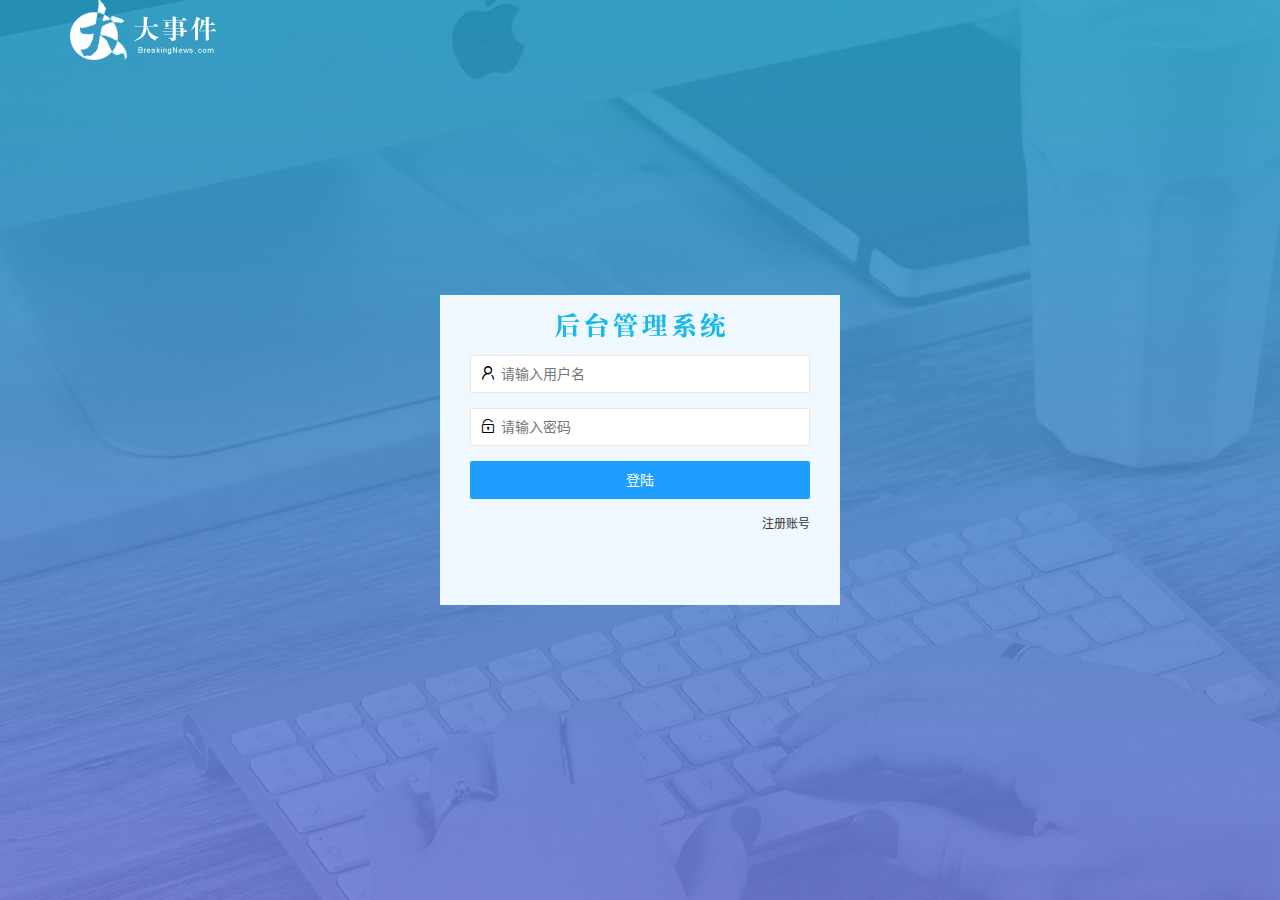
<file: login.html>
<!DOCTYPE html>
<html lang="zh-CN">

<head>
    <meta charset="UTF-8">
    <meta name="viewport" content="width=device-width, initial-scale=1.0">
    <title>mybigNews</title>
    <link rel="stylesheet" href="./assets/lib/layui/css/layui.css">
    <link rel="stylesheet" href="./assets/css/login.css">
    <script src="./assets/lib/layui/layui.all.js"></script>
   
</head>

<body>
    <div class="layui-main">
        <!-- layui-main 是layui提供的类名 设置版心 -->
        <img src="./assets/images/logo.png" alt="">

    </div>
    <div class="loginandregbox">
        <div class="title-box"></div>
        <!-- 登陆 -->
        <div class="login-box">
            <form class="layui-form" id="form_login">
                <div class="layui-form-item">
                    <i class="layui-icon layui-icon-username"></i>  
                    <input type="text" name="username" required lay-verify="required|uname" placeholder="请输入用户名"
                        autocomplete="off" class="layui-input">
                </div>
                <div class="layui-form-item">
                    <i class="layui-icon layui-icon-password"></i>  
                    <input type="password" name="password" required lay-verify="required|pwd" placeholder="请输入密码"
                    autocomplete="off" class="layui-input">
                </div>
                <div class="layui-form-item">
                    <!-- //lay-submit提交 -->
                    <button class="layui-btn layui-btn-fluid  layui-btn-normal" lay-submit>登陆</button>
                </div>
                <div class="layui-form-item links">
                    <a href="javascript:;" id="link-reg">注册账号</a>
                </div>
            </form>
            <!-- 登陆结束 -->
        </div>


        <!-- 注册 -->
        <div class="reg-box"> 
            <form class="layui-form" id="form-reg">
                <div class="layui-form-item">
                    <i class="layui-icon layui-icon-username"></i>  
                    <input type="text" name="username" required lay-verify="required|uname" placeholder="请输入用户名"
                        autocomplete="off" class="layui-input">
                </div>
                <div class="layui-form-item">
                    <i class="layui-icon layui-icon-password"></i>  
                    <input type="password" name="password" required lay-verify="required|pwd" placeholder="请输入密码"
                        autocomplete="off" class="layui-input">
                </div>
                <div class="layui-form-item">
                    <i class="layui-icon layui-icon-password"></i>  
                    <input type="password" name="repassword" required lay-verify="required|pwd|repwd" placeholder="再次确认密码"
                        autocomplete="off" class="layui-input">
                </div>
                <div class="layui-form-item">
                    <!-- //lay-submit提交 -->
                    <button class="layui-btn layui-btn-fluid  layui-btn-normal" lay-submit>注册</button>
                </div>
                <div class="layui-form-item links">
                    <a href="javascript:;" id="link-login">已有账号 去登陆</a> 
                </div>
            </form>
            <!-- 注册结束 -->
        </div>
    </div>
    <script src="./assets/lib/jquery.js"></script>
    <script src="./assets/js/login.js"></script>
   
</body>

</html>
</file>
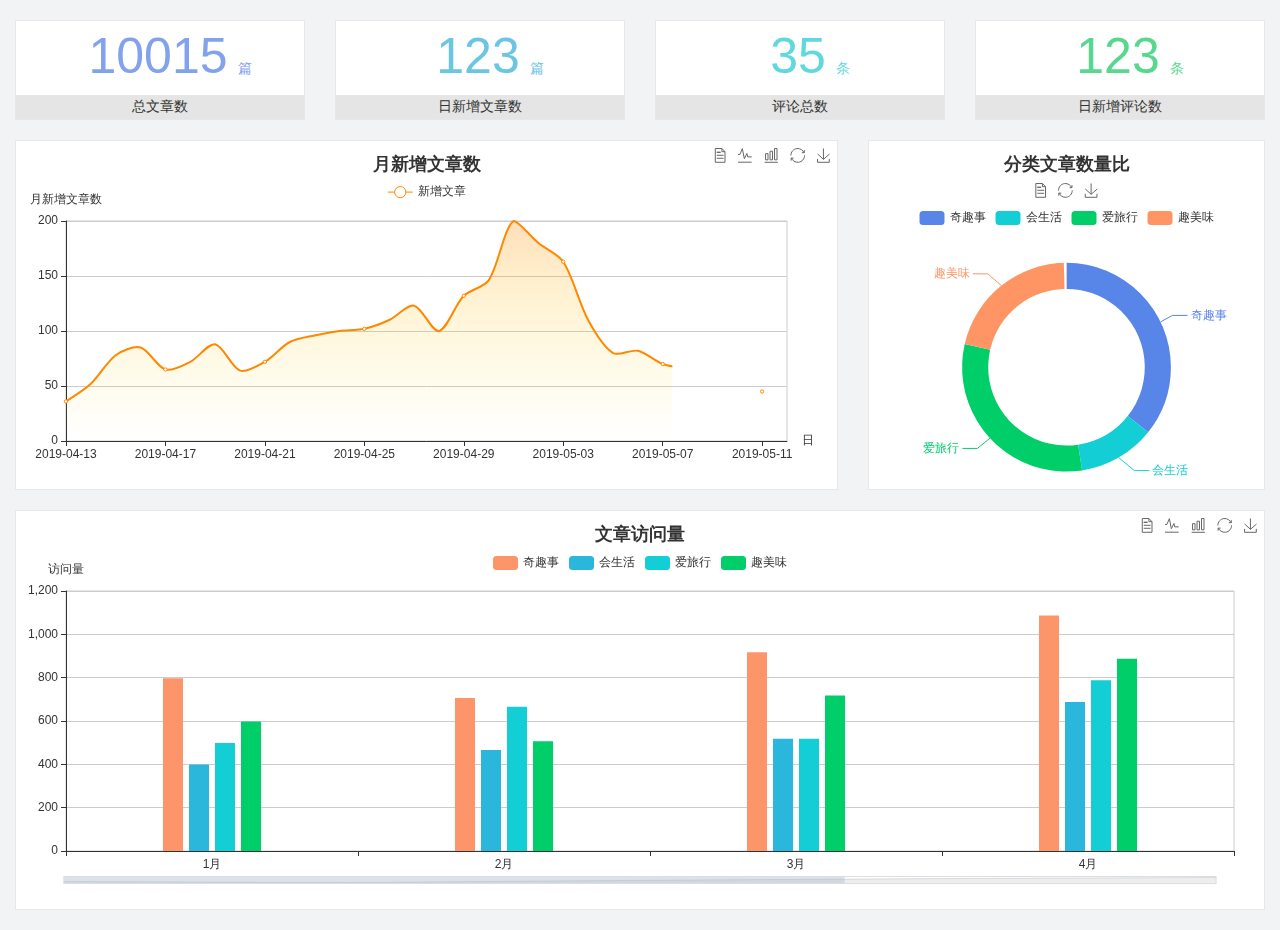
<file: home/dashboard.html>
<!DOCTYPE html>
<html lang="en">

<head>
  <meta charset="UTF-8">
  <meta name="viewport" content="width=device-width, initial-scale=1.0">
  <meta http-equiv="X-UA-Compatible" content="ie=edge">
  <title>图表统计</title>
  <link rel="stylesheet" href="../assets/lib/bootstrap.css" />
  <link rel="stylesheet" href="../assets/lib/main.css" />
  <script src="../assets/lib/jquery.js"></script>
  <script type="text/javascript" src="../assets/lib/echarts.min.js"></script>
</head>

<body>
  <div class="container-fluid">
    <div class="row spannel_list">
      <div class="col-sm-3 col-xs-6">
        <div class="spannel">
          <em>10015</em><span>篇</span>
          <b>总文章数</b>
        </div>
      </div>
      <div class="col-sm-3 col-xs-6">
        <div class="spannel scolor01">
          <em>123</em><span>篇</span>
          <b>日新增文章数</b>
        </div>
      </div>
      <div class="col-sm-3 col-xs-6">
        <div class="spannel scolor02">
          <em>35</em><span>条</span>
          <b>评论总数</b>
        </div>
      </div>
      <div class="col-sm-3 col-xs-6">
        <div class="spannel scolor03">
          <em>123</em><span>条</span>
          <b>日新增评论数</b>
        </div>
      </div>
    </div>
  </div>

  <div class="container-fluid">
    <div class="row curve-pie">
      <div class="col-lg-8 col-md-8">
        <div class="gragh_pannel" id="curve_show"></div>
      </div>
      <div class="col-lg-4 col-md-4">
        <div class="gragh_pannel" id="pie_show"></div>
      </div>
    </div>
  </div>

  <div class="container-fluid">
    <div class="column_pannel" id="column_show"></div>
  </div>

  <script>
    var oChart = echarts.init(document.getElementById('curve_show'));
    var aList_all = [
      { 'count': 36, 'date': '2019-04-13' },
      { 'count': 52, 'date': '2019-04-14' },
      { 'count': 78, 'date': '2019-04-15' },
      { 'count': 85, 'date': '2019-04-16' },
      { 'count': 65, 'date': '2019-04-17' },
      { 'count': 72, 'date': '2019-04-18' },
      { 'count': 88, 'date': '2019-04-19' },
      { 'count': 64, 'date': '2019-04-20' },
      { 'count': 72, 'date': '2019-04-21' },
      { 'count': 90, 'date': '2019-04-22' },
      { 'count': 96, 'date': '2019-04-23' },
      { 'count': 100, 'date': '2019-04-24' },
      { 'count': 102, 'date': '2019-04-25' },
      { 'count': 110, 'date': '2019-04-26' },
      { 'count': 123, 'date': '2019-04-27' },
      { 'count': 100, 'date': '2019-04-28' },
      { 'count': 132, 'date': '2019-04-29' },
      { 'count': 146, 'date': '2019-04-30' },
      { 'count': 200, 'date': '2019-05-01' },
      { 'count': 180, 'date': '2019-05-02' },
      { 'count': 163, 'date': '2019-05-03' },
      { 'count': 110, 'date': '2019-05-04' },
      { 'count': 80, 'date': '2019-05-05' },
      { 'count': 82, 'date': '2019-05-06' },
      { 'count': 70, 'date': '2019-05-07' },
      { 'count': 65, 'date': '2019-05-08' },
      { 'count': 54, 'date': '2019-05-09' },
      { 'count': 40, 'date': '2019-05-10' },
      { 'count': 45, 'date': '2019-05-11' },
      { 'count': 38, 'date': '2019-05-12' },
    ];

    let aCount = [];
    let aDate = [];

    for (var i = 0; i < aList_all.length; i++) {
      aCount.push(aList_all[i].count);
      aDate.push(aList_all[i].date);
    }

    var chartopt = {
      title: {
        text: '月新增文章数',
        left: 'center',
        top: '10'
      },
      tooltip: {
        trigger: 'axis'
      },
      legend: {
        data: ['新增文章'],
        top: '40'
      },
      toolbox: {
        show: true,
        feature: {
          mark: { show: true },
          dataView: { show: true, readOnly: false },
          magicType: { show: true, type: ['line', 'bar'] },
          restore: { show: true },
          saveAsImage: { show: true }
        }
      },
      calculable: true,
      xAxis: [
        {
          name: '日',
          type: 'category',
          boundaryGap: false,
          data: aDate
        }
      ],
      yAxis: [
        {
          name: '月新增文章数',
          type: 'value'
        }
      ],
      series: [
        {
          name: '新增文章',
          type: 'line',
          smooth: true,
          itemStyle: { normal: { areaStyle: { type: 'default' }, color: '#f80' }, lineStyle: { color: '#f80' } },
          data: aCount
        }],
      areaStyle: {
        normal: {
          color: new echarts.graphic.LinearGradient(0, 0, 0, 1, [{
            offset: 0,
            color: 'rgba(255,136,0,0.39)'
          }, {
            offset: .34,
            color: 'rgba(255,180,0,0.25)'
          }, {
            offset: 1,
            color: 'rgba(255,222,0,0.00)'
          }])

        }
      },
      grid: {
        show: true,
        x: 50,
        x2: 50,
        y: 80,
        height: 220
      }
    };

    oChart.setOption(chartopt);


    var oPie = echarts.init(document.getElementById('pie_show'));
    var oPieopt =
    {
      title: {
        top: 10,
        text: '分类文章数量比',
        x: 'center'
      },
      tooltip: {
        trigger: 'item',
        formatter: "{a} <br/>{b} : {c} ({d}%)"
      },
      color: ['#5885e8', '#13cfd5', '#00ce68', '#ff9565'],
      legend: {
        x: 'center',
        top: 65,
        data: ['奇趣事', '会生活', '爱旅行', '趣美味']
      },
      toolbox: {
        show: true,
        x: 'center',
        top: 35,
        feature: {
          mark: { show: true },
          dataView: { show: true, readOnly: false },
          magicType: {
            show: true,
            type: ['pie', 'funnel'],
            option: {
              funnel: {
                x: '25%',
                width: '50%',
                funnelAlign: 'left',
                max: 1548
              }
            }
          },
          restore: { show: true },
          saveAsImage: { show: true }
        }
      },
      calculable: true,
      series: [
        {
          name: '访问来源',
          type: 'pie',
          radius: ['45%', '60%'],
          center: ['50%', '65%'],
          data: [
            { value: 300, name: '奇趣事' },
            { value: 100, name: '会生活' },
            { value: 260, name: '爱旅行' },
            { value: 180, name: '趣美味' }
          ]
        }
      ]
    };
    oPie.setOption(oPieopt);



    var oColumn = this.echarts.init(document.getElementById('column_show'));
    var oColumnopt =
    {
      title: {
        text: '文章访问量',
        left: 'center',
        top: '10'
      },
      tooltip: {
        trigger: 'axis'
      },
      legend: {
        data: ['奇趣事', '会生活', '爱旅行', '趣美味'],
        top: '40'
      },
      toolbox: {
        show: true,
        feature: {
          mark: { show: true },
          dataView: { show: true, readOnly: false },
          magicType: { show: true, type: ['line', 'bar'] },
          restore: { show: true },
          saveAsImage: { show: true }
        }
      },
      calculable: true,
      xAxis: [
        {
          type: 'category',
          data: ['1月', '2月', '3月', '4月', '5月']
        }
      ],
      yAxis: [
        {
          name: '访问量',
          type: 'value'
        }
      ],
      series: [
        {
          name: '奇趣事',
          type: 'bar',
          barWidth: 20,
          itemStyle: {
            normal: { areaStyle: { type: 'default' }, color: '#fd956a' }
          },
          data: [800, 708, 920, 1090, 1200]
        },
        {
          name: '会生活',
          type: 'bar',
          barWidth: 20,
          itemStyle: {
            normal: { areaStyle: { type: 'default' }, color: '#2bb6db' }
          },
          data: [400, 468, 520, 690, 800]
        },
        {
          name: '爱旅行',
          type: 'bar',
          barWidth: 20,
          itemStyle: {
            normal: { areaStyle: { type: 'default' }, color: '#13cfd5' }
          },
          data: [500, 668, 520, 790, 900]
        },
        {
          name: '趣美味',
          type: 'bar',
          barWidth: 20,
          itemStyle: {
            normal: { areaStyle: { type: 'default' }, color: '#00ce68' }
          },
          data: [600, 508, 720, 890, 1000]
        }
      ],
      grid: {
        show: true,
        x: 50,
        x2: 30,
        y: 80,
        height: 260
      },
      dataZoom: [//给x轴设置滚动条
        {
          start: 0,//默认为0
          end: 100 - 1000 / 31,//默认为100
          type: 'slider',
          show: true,
          xAxisIndex: [0],
          handleSize: 0,//滑动条的 左右2个滑动条的大小
          height: 8,//组件高度
          left: 45, //左边的距离
          right: 50,//右边的距离
          bottom: 26,//右边的距离
          handleColor: '#ddd',//h滑动图标的颜色
          handleStyle: {
            borderColor: "#cacaca",
            borderWidth: "1",
            shadowBlur: 2,
            background: "#ddd",
            shadowColor: "#ddd",
          }
        }]
    };
    oColumn.setOption(oColumnopt);
  </script>
</body>

</html>
</file>
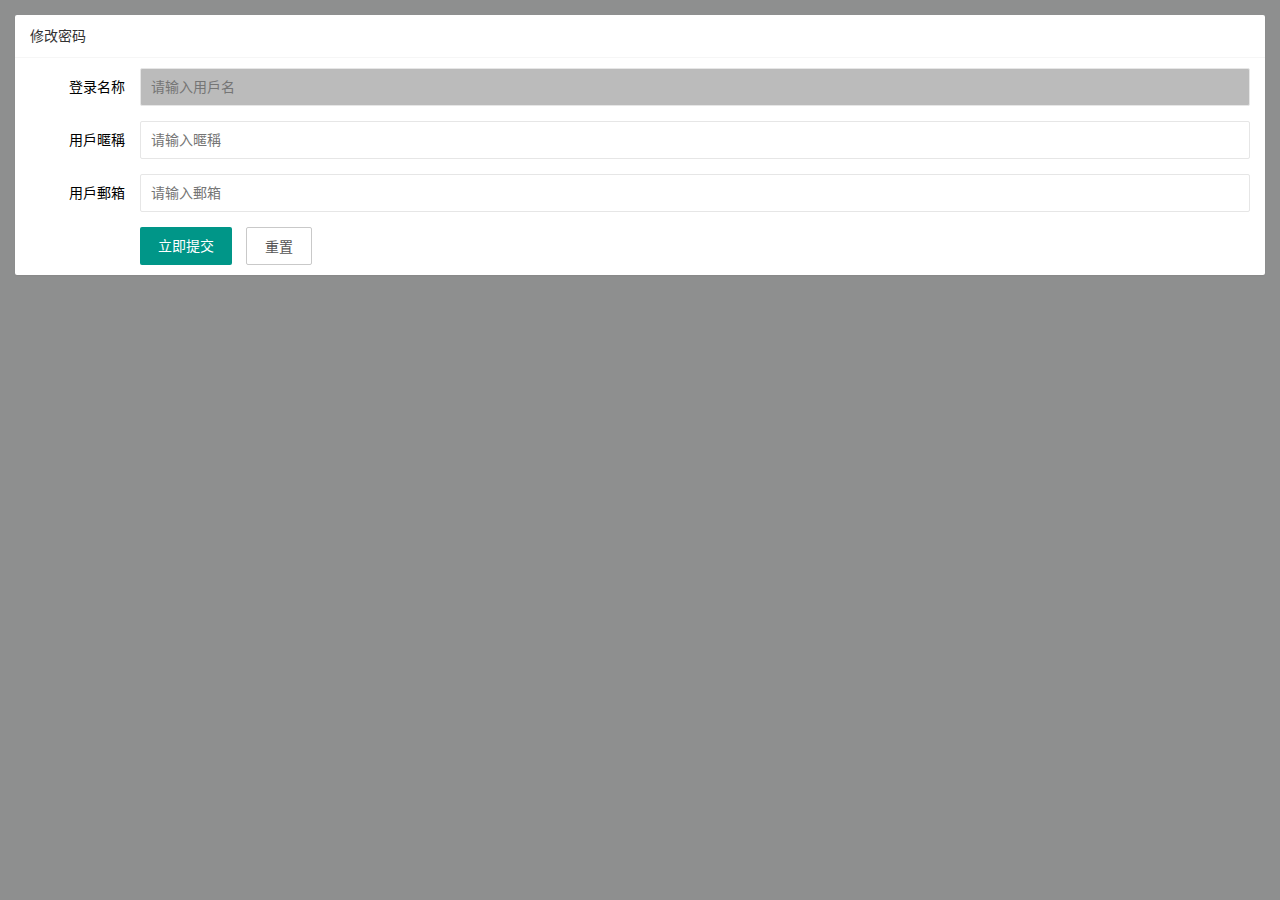
<file: user/user_info.html>
<!DOCTYPE html>
<html lang="zh-CN">

<head>
  <meta charset="UTF-8">
  <meta name="viewport" content="width=device-width, initial-scale=1.0">
  <title>Document</title>
  <link rel="stylesheet" href="../assets/lib/layui/css/layui.css">
  <link rel="stylesheet" href="../assets/css/user/user_info.css">
</head>

<body>
  <div class="layui-card">
    <div class="layui-card-header">修改密码
    </div>
    <div class="layui-card-body">
      <form class="layui-form" lay-filter="formuserinfo" >
        <!-- 隐藏域 -->
        <input type="hidden" name="id" value="">
        <div class="layui-form-item">
          <label class="layui-form-label">登录名称</label>
          <div class="layui-input-block">
            <input type="text" name="username" required lay-verify="required" placeholder="请输入用戶名" autocomplete="off"
              class="layui-input" style="background-color: #bbb;">
              <!-- readonly只读 -->
          </div>
        </div>

        <div class="layui-form-item">
          <label class="layui-form-label">用戶暱稱</label>
          <div class="layui-input-block">
            <input type="text" name="nickname" required lay-verify="required|nickname" placeholder="请输入暱稱"
              autocomplete="off" class="layui-input">
          </div>
        </div>
        <div class="layui-form-item">
          <label class="layui-form-label">用戶郵箱</label>
          <div class="layui-input-block">
            <input type="text" name="email" required lay-verify="required|email" placeholder="请输入郵箱" autocomplete="off"
              class="layui-input">
          </div>
        </div>
        <div class="layui-input-block">
          <button class="layui-btn" lay-submit lay-filter="formDemo">立即提交</button>
          <button type="reset" class="layui-btn layui-btn-primary btnreset">重置</button>
        </div>

      </form>





    </div>
  </div>

  <script src="../assets/lib/layui/layui.all.js"></script>
  <script src="../assets/lib/jquery.js"></script>
  <script src="../assets/js/user/rander.js"></script>
  <script src="../assets/js/user/user_info.js"></script>
</body>

</html>
</file>
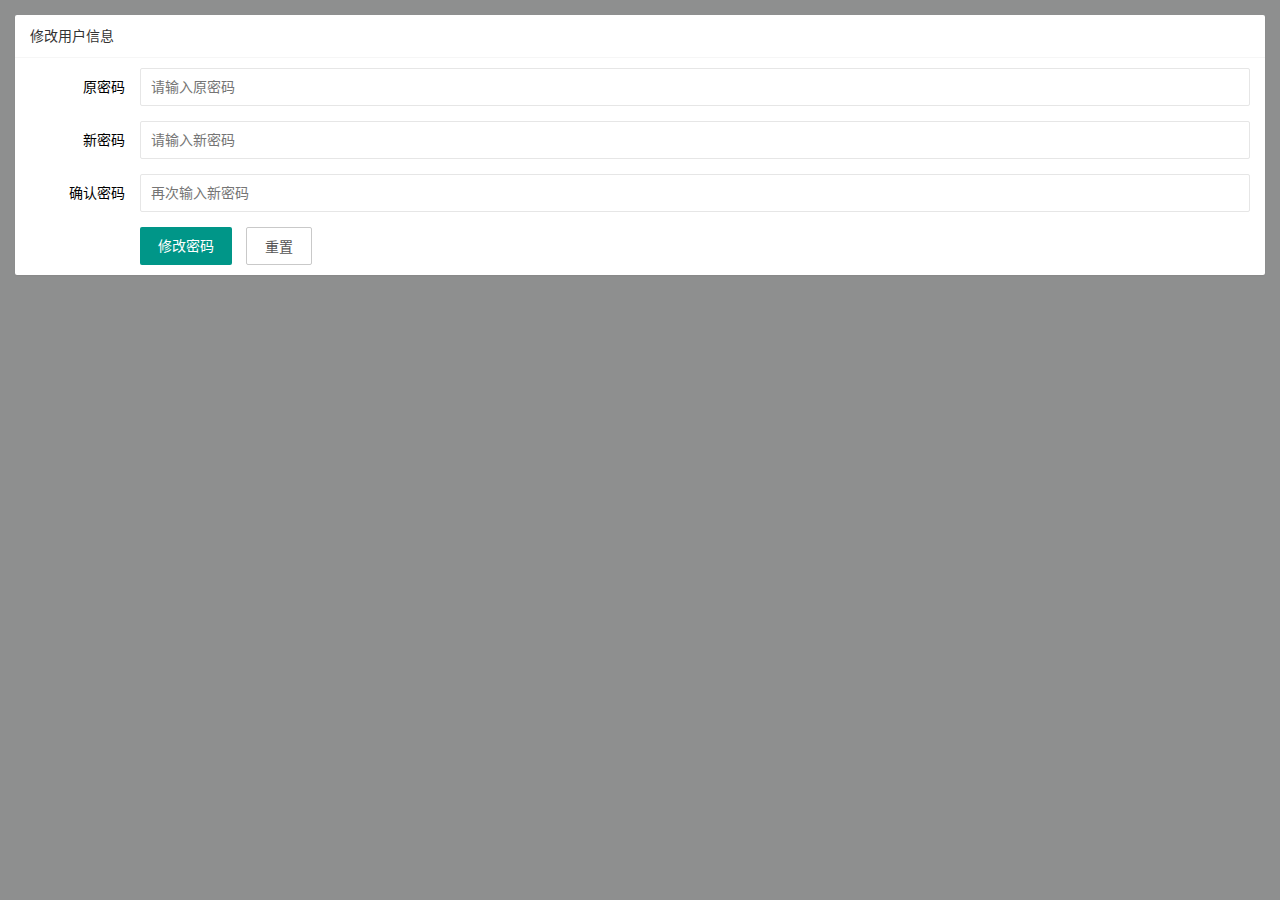
<file: user/user_pwd.html>
<!DOCTYPE html>
<html lang="zh-CN">

<head>
  <meta charset="UTF-8">
  <meta name="viewport" content="width=device-width, initial-scale=1.0">
  <title>Document</title>
  <link rel="stylesheet" href="../assets/lib/layui/css/layui.css">
  <link rel="stylesheet" href="../assets/css/user/user_pwd.css">
</head>

<body>
  <div class="layui-card">
    <div class="layui-card-header">修改用户信息
    </div>
    <div class="layui-card-body">
      <form class="layui-form">
        <div class="layui-form-item">
          <label class="layui-form-label">原密码</label>
          <div class="layui-input-block">
            <input type="password" name="oldPwd" required lay-verify="required|pwd" placeholder="请输入原密码" autocomplete="off"
              class="layui-input" >
          </div>
        </div>

        <div class="layui-form-item">
          <label class="layui-form-label">新密码</label>
          <div class="layui-input-block">
            <input type="password" name="newPwd" required lay-verify="required|samePwd" placeholder="请输入新密码" autocomplete="off" class="layui-input">
          </div>
        </div>
        <div class="layui-form-item">
          <label class="layui-form-label">确认密码</label>
          <div class="layui-input-block">
            <input type="password" name="rePwd" required lay-verify="required|repwd" placeholder="再次输入新密码" autocomplete="off"
              class="layui-input">
          </div>
        </div>
        <div class="layui-input-block">
          <button class="layui-btn" lay-submit lay-filter="formDemo">修改密码</button>
          <button type="reset" class="layui-btn layui-btn-primary btnreset">重置</button>
        </div>

      </form>

    </div>
  </div>

  <script src="../assets/lib/layui/layui.all.js"></script>
  <script src="../assets/lib/jquery.js"></script>
  <script src="../assets/js/user/user_pwd.js"></script>
</body>

</html>
</file>
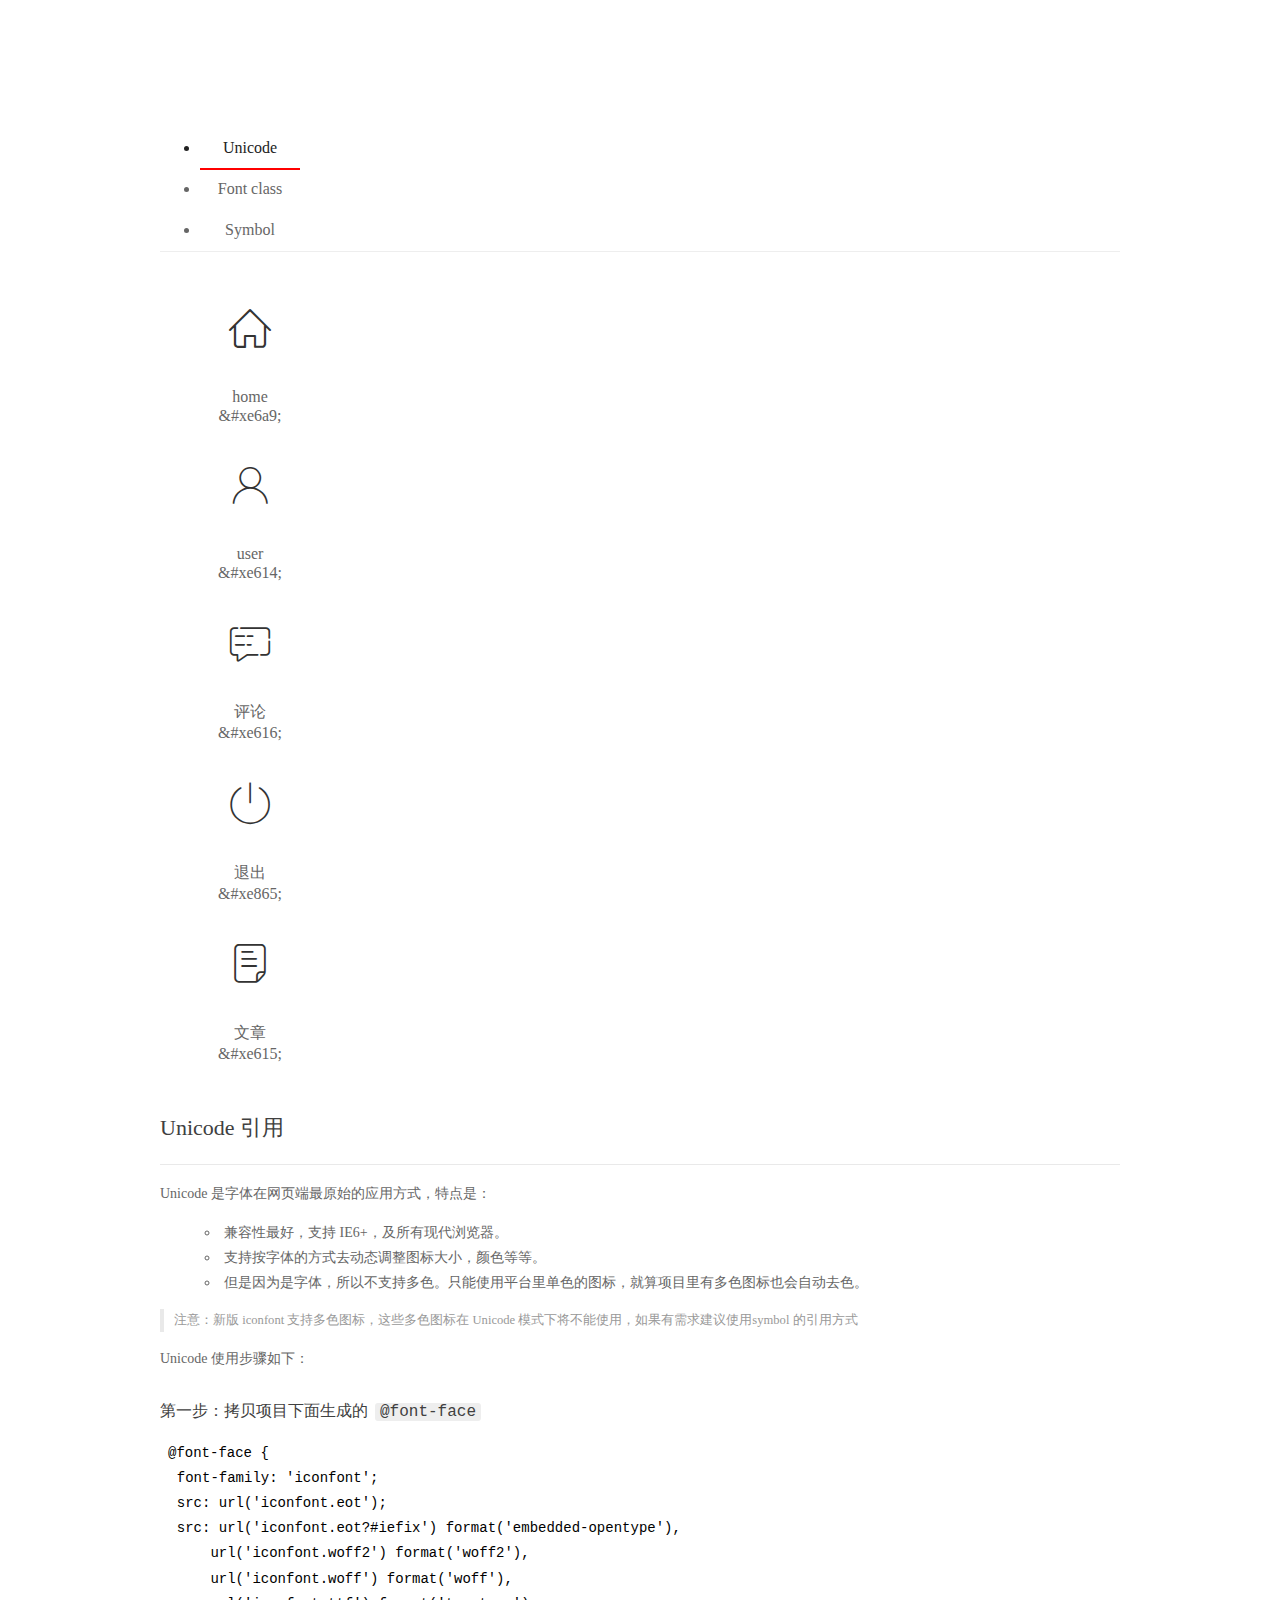
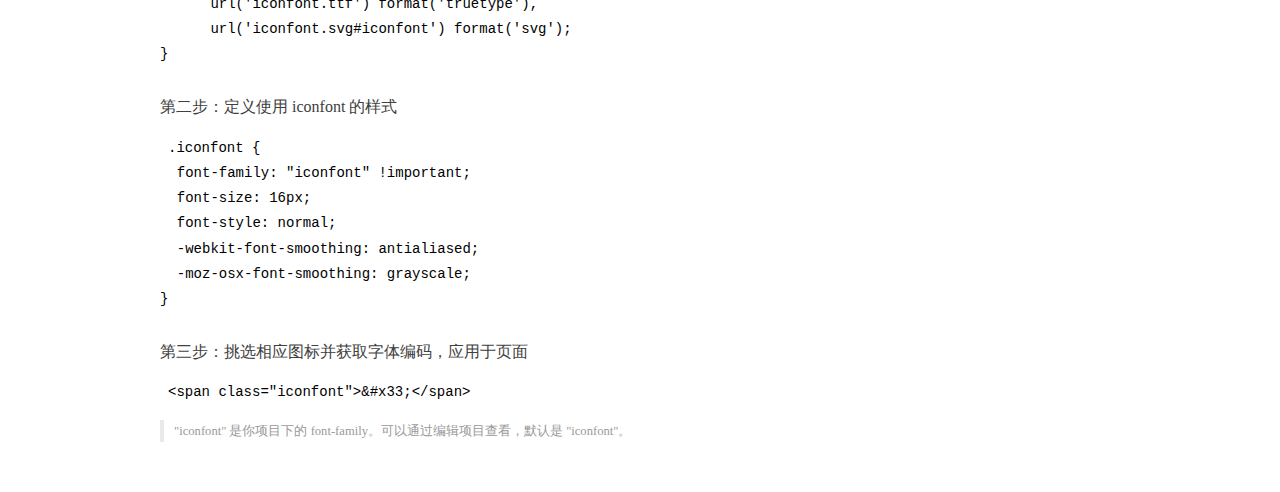
<file: assets/fonts/demo_index.html>
<!DOCTYPE html>
<html>
<head>
  <meta charset="utf-8"/>
  <title>IconFont Demo</title>
  <link rel="shortcut icon" href="https://gtms04.alicdn.com/tps/i4/TB1_oz6GVXXXXaFXpXXJDFnIXXX-64-64.ico" type="image/x-icon"/>
  <link rel="stylesheet" href="https://g.alicdn.com/thx/cube/1.3.2/cube.min.css">
  <link rel="stylesheet" href="demo.css">
  <link rel="stylesheet" href="iconfont.css">
  <script src="iconfont.js"></script>
  <!-- jQuery -->
  <script src="https://a1.alicdn.com/oss/uploads/2018/12/26/7bfddb60-08e8-11e9-9b04-53e73bb6408b.js"></script>
  <!-- 代码高亮 -->
  <script src="https://a1.alicdn.com/oss/uploads/2018/12/26/a3f714d0-08e6-11e9-8a15-ebf944d7534c.js"></script>
</head>
<body>
  <div class="main">
    <h1 class="logo"><a href="https://www.iconfont.cn/" title="iconfont 首页" target="_blank">&#xe86b;</a></h1>
    <div class="nav-tabs">
      <ul id="tabs" class="dib-box">
        <li class="dib active"><span>Unicode</span></li>
        <li class="dib"><span>Font class</span></li>
        <li class="dib"><span>Symbol</span></li>
      </ul>
      
    </div>
    <div class="tab-container">
      <div class="content unicode" style="display: block;">
          <ul class="icon_lists dib-box">
          
            <li class="dib">
              <span class="icon iconfont">&#xe6a9;</span>
                <div class="name">home</div>
                <div class="code-name">&amp;#xe6a9;</div>
              </li>
          
            <li class="dib">
              <span class="icon iconfont">&#xe614;</span>
                <div class="name">user</div>
                <div class="code-name">&amp;#xe614;</div>
              </li>
          
            <li class="dib">
              <span class="icon iconfont">&#xe616;</span>
                <div class="name">评论</div>
                <div class="code-name">&amp;#xe616;</div>
              </li>
          
            <li class="dib">
              <span class="icon iconfont">&#xe865;</span>
                <div class="name">退出</div>
                <div class="code-name">&amp;#xe865;</div>
              </li>
          
            <li class="dib">
              <span class="icon iconfont">&#xe615;</span>
                <div class="name">文章</div>
                <div class="code-name">&amp;#xe615;</div>
              </li>
          
          </ul>
          <div class="article markdown">
          <h2 id="unicode-">Unicode 引用</h2>
          <hr>

          <p>Unicode 是字体在网页端最原始的应用方式，特点是：</p>
          <ul>
            <li>兼容性最好，支持 IE6+，及所有现代浏览器。</li>
            <li>支持按字体的方式去动态调整图标大小，颜色等等。</li>
            <li>但是因为是字体，所以不支持多色。只能使用平台里单色的图标，就算项目里有多色图标也会自动去色。</li>
          </ul>
          <blockquote>
            <p>注意：新版 iconfont 支持多色图标，这些多色图标在 Unicode 模式下将不能使用，如果有需求建议使用symbol 的引用方式</p>
          </blockquote>
          <p>Unicode 使用步骤如下：</p>
          <h3 id="-font-face">第一步：拷贝项目下面生成的 <code>@font-face</code></h3>
<pre><code class="language-css"
>@font-face {
  font-family: 'iconfont';
  src: url('iconfont.eot');
  src: url('iconfont.eot?#iefix') format('embedded-opentype'),
      url('iconfont.woff2') format('woff2'),
      url('iconfont.woff') format('woff'),
      url('iconfont.ttf') format('truetype'),
      url('iconfont.svg#iconfont') format('svg');
}
</code></pre>
          <h3 id="-iconfont-">第二步：定义使用 iconfont 的样式</h3>
<pre><code class="language-css"
>.iconfont {
  font-family: "iconfont" !important;
  font-size: 16px;
  font-style: normal;
  -webkit-font-smoothing: antialiased;
  -moz-osx-font-smoothing: grayscale;
}
</code></pre>
          <h3 id="-">第三步：挑选相应图标并获取字体编码，应用于页面</h3>
<pre>
<code class="language-html"
>&lt;span class="iconfont"&gt;&amp;#x33;&lt;/span&gt;
</code></pre>
          <blockquote>
            <p>"iconfont" 是你项目下的 font-family。可以通过编辑项目查看，默认是 "iconfont"。</p>
          </blockquote>
          </div>
      </div>
      <div class="content font-class">
        <ul class="icon_lists dib-box">
          
          <li class="dib">
            <span class="icon iconfont icon-home"></span>
            <div class="name">
              home
            </div>
            <div class="code-name">.icon-home
            </div>
          </li>
          
          <li class="dib">
            <span class="icon iconfont icon-user"></span>
            <div class="name">
              user
            </div>
            <div class="code-name">.icon-user
            </div>
          </li>
          
          <li class="dib">
            <span class="icon iconfont icon-pinglun"></span>
            <div class="name">
              评论
            </div>
            <div class="code-name">.icon-pinglun
            </div>
          </li>
          
          <li class="dib">
            <span class="icon iconfont icon-tuichu"></span>
            <div class="name">
              退出
            </div>
            <div class="code-name">.icon-tuichu
            </div>
          </li>
          
          <li class="dib">
            <span class="icon iconfont icon-16"></span>
            <div class="name">
              文章
            </div>
            <div class="code-name">.icon-16
            </div>
          </li>
          
        </ul>
        <div class="article markdown">
        <h2 id="font-class-">font-class 引用</h2>
        <hr>

        <p>font-class 是 Unicode 使用方式的一种变种，主要是解决 Unicode 书写不直观，语意不明确的问题。</p>
        <p>与 Unicode 使用方式相比，具有如下特点：</p>
        <ul>
          <li>兼容性良好，支持 IE8+，及所有现代浏览器。</li>
          <li>相比于 Unicode 语意明确，书写更直观。可以很容易分辨这个 icon 是什么。</li>
          <li>因为使用 class 来定义图标，所以当要替换图标时，只需要修改 class 里面的 Unicode 引用。</li>
          <li>不过因为本质上还是使用的字体，所以多色图标还是不支持的。</li>
        </ul>
        <p>使用步骤如下：</p>
        <h3 id="-fontclass-">第一步：引入项目下面生成的 fontclass 代码：</h3>
<pre><code class="language-html">&lt;link rel="stylesheet" href="./iconfont.css"&gt;
</code></pre>
        <h3 id="-">第二步：挑选相应图标并获取类名，应用于页面：</h3>
<pre><code class="language-html">&lt;span class="iconfont icon-xxx"&gt;&lt;/span&gt;
</code></pre>
        <blockquote>
          <p>"
            iconfont" 是你项目下的 font-family。可以通过编辑项目查看，默认是 "iconfont"。</p>
        </blockquote>
      </div>
      </div>
      <div class="content symbol">
          <ul class="icon_lists dib-box">
          
            <li class="dib">
                <svg class="icon svg-icon" aria-hidden="true">
                  <use xlink:href="#icon-home"></use>
                </svg>
                <div class="name">home</div>
                <div class="code-name">#icon-home</div>
            </li>
          
            <li class="dib">
                <svg class="icon svg-icon" aria-hidden="true">
                  <use xlink:href="#icon-user"></use>
                </svg>
                <div class="name">user</div>
                <div class="code-name">#icon-user</div>
            </li>
          
            <li class="dib">
                <svg class="icon svg-icon" aria-hidden="true">
                  <use xlink:href="#icon-pinglun"></use>
                </svg>
                <div class="name">评论</div>
                <div class="code-name">#icon-pinglun</div>
            </li>
          
            <li class="dib">
                <svg class="icon svg-icon" aria-hidden="true">
                  <use xlink:href="#icon-tuichu"></use>
                </svg>
                <div class="name">退出</div>
                <div class="code-name">#icon-tuichu</div>
            </li>
          
            <li class="dib">
                <svg class="icon svg-icon" aria-hidden="true">
                  <use xlink:href="#icon-16"></use>
                </svg>
                <div class="name">文章</div>
                <div class="code-name">#icon-16</div>
            </li>
          
          </ul>
          <div class="article markdown">
          <h2 id="symbol-">Symbol 引用</h2>
          <hr>

          <p>这是一种全新的使用方式，应该说这才是未来的主流，也是平台目前推荐的用法。相关介绍可以参考这篇<a href="">文章</a>
            这种用法其实是做了一个 SVG 的集合，与另外两种相比具有如下特点：</p>
          <ul>
            <li>支持多色图标了，不再受单色限制。</li>
            <li>通过一些技巧，支持像字体那样，通过 <code>font-size</code>, <code>color</code> 来调整样式。</li>
            <li>兼容性较差，支持 IE9+，及现代浏览器。</li>
            <li>浏览器渲染 SVG 的性能一般，还不如 png。</li>
          </ul>
          <p>使用步骤如下：</p>
          <h3 id="-symbol-">第一步：引入项目下面生成的 symbol 代码：</h3>
<pre><code class="language-html">&lt;script src="./iconfont.js"&gt;&lt;/script&gt;
</code></pre>
          <h3 id="-css-">第二步：加入通用 CSS 代码（引入一次就行）：</h3>
<pre><code class="language-html">&lt;style&gt;
.icon {
  width: 1em;
  height: 1em;
  vertical-align: -0.15em;
  fill: currentColor;
  overflow: hidden;
}
&lt;/style&gt;
</code></pre>
          <h3 id="-">第三步：挑选相应图标并获取类名，应用于页面：</h3>
<pre><code class="language-html">&lt;svg class="icon" aria-hidden="true"&gt;
  &lt;use xlink:href="#icon-xxx"&gt;&lt;/use&gt;
&lt;/svg&gt;
</code></pre>
          </div>
      </div>

    </div>
  </div>
  <script>
  $(document).ready(function () {
      $('.tab-container .content:first').show()

      $('#tabs li').click(function (e) {
        var tabContent = $('.tab-container .content')
        var index = $(this).index()

        if ($(this).hasClass('active')) {
          return
        } else {
          $('#tabs li').removeClass('active')
          $(this).addClass('active')

          tabContent.hide().eq(index).fadeIn()
        }
      })
    })
  </script>
</body>
</html>
</file>
<file: assets/lib/layui/css/layui.css>
/** layui-v2.5.5 MIT License By https://www.layui.com */
 .layui-inline,img{display:inline-block;vertical-align:middle}h1,h2,h3,h4,h5,h6{font-weight:400}.layui-edge,.layui-header,.layui-inline,.layui-main{position:relative}.layui-body,.layui-edge,.layui-elip{overflow:hidden}.layui-btn,.layui-edge,.layui-inline,img{vertical-align:middle}.layui-btn,.layui-disabled,.layui-icon,.layui-unselect{-moz-user-select:none;-webkit-user-select:none;-ms-user-select:none}.layui-elip,.layui-form-checkbox span,.layui-form-pane .layui-form-label{text-overflow:ellipsis;white-space:nowrap}.layui-breadcrumb,.layui-tree-btnGroup{visibility:hidden}blockquote,body,button,dd,div,dl,dt,form,h1,h2,h3,h4,h5,h6,input,li,ol,p,pre,td,textarea,th,ul{margin:0;padding:0;-webkit-tap-highlight-color:rgba(0,0,0,0)}a:active,a:hover{outline:0}img{border:none}li{list-style:none}table{border-collapse:collapse;border-spacing:0}h4,h5,h6{font-size:100%}button,input,optgroup,option,select,textarea{font-family:inherit;font-size:inherit;font-style:inherit;font-weight:inherit;outline:0}pre{white-space:pre-wrap;white-space:-moz-pre-wrap;white-space:-pre-wrap;white-space:-o-pre-wrap;word-wrap:break-word}body{line-height:24px;font:14px Helvetica Neue,Helvetica,PingFang SC,Tahoma,Arial,sans-serif}hr{height:1px;margin:10px 0;border:0;clear:both}a{color:#333;text-decoration:none}a:hover{color:#777}a cite{font-style:normal;*cursor:pointer}.layui-border-box,.layui-border-box *{box-sizing:border-box}.layui-box,.layui-box *{box-sizing:content-box}.layui-clear{clear:both;*zoom:1}.layui-clear:after{content:'\20';clear:both;*zoom:1;display:block;height:0}.layui-inline{*display:inline;*zoom:1}.layui-edge{display:inline-block;width:0;height:0;border-width:6px;border-style:dashed;border-color:transparent}.layui-edge-top{top:-4px;border-bottom-color:#999;border-bottom-style:solid}.layui-edge-right{border-left-color:#999;border-left-style:solid}.layui-edge-bottom{top:2px;border-top-color:#999;border-top-style:solid}.layui-edge-left{border-right-color:#999;border-right-style:solid}.layui-disabled,.layui-disabled:hover{color:#d2d2d2!important;cursor:not-allowed!important}.layui-circle{border-radius:100%}.layui-show{display:block!important}.layui-hide{display:none!important}@font-face{font-family:layui-icon;src:url(../font/iconfont.eot?v=250);src:url(../font/iconfont.eot?v=250#iefix) format('embedded-opentype'),url(../font/iconfont.woff2?v=250) format('woff2'),url(../font/iconfont.woff?v=250) format('woff'),url(../font/iconfont.ttf?v=250) format('truetype'),url(../font/iconfont.svg?v=250#layui-icon) format('svg')}.layui-icon{font-family:layui-icon!important;font-size:16px;font-style:normal;-webkit-font-smoothing:antialiased;-moz-osx-font-smoothing:grayscale}.layui-icon-reply-fill:before{content:"\e611"}.layui-icon-set-fill:before{content:"\e614"}.layui-icon-menu-fill:before{content:"\e60f"}.layui-icon-search:before{content:"\e615"}.layui-icon-share:before{content:"\e641"}.layui-icon-set-sm:before{content:"\e620"}.layui-icon-engine:before{content:"\e628"}.layui-icon-close:before{content:"\1006"}.layui-icon-close-fill:before{content:"\1007"}.layui-icon-chart-screen:before{content:"\e629"}.layui-icon-star:before{content:"\e600"}.layui-icon-circle-dot:before{content:"\e617"}.layui-icon-chat:before{content:"\e606"}.layui-icon-release:before{content:"\e609"}.layui-icon-list:before{content:"\e60a"}.layui-icon-chart:before{content:"\e62c"}.layui-icon-ok-circle:before{content:"\1005"}.layui-icon-layim-theme:before{content:"\e61b"}.layui-icon-table:before{content:"\e62d"}.layui-icon-right:before{content:"\e602"}.layui-icon-left:before{content:"\e603"}.layui-icon-cart-simple:before{content:"\e698"}.layui-icon-face-cry:before{content:"\e69c"}.layui-icon-face-smile:before{content:"\e6af"}.layui-icon-survey:before{content:"\e6b2"}.layui-icon-tree:before{content:"\e62e"}.layui-icon-upload-circle:before{content:"\e62f"}.layui-icon-add-circle:before{content:"\e61f"}.layui-icon-download-circle:before{content:"\e601"}.layui-icon-templeate-1:before{content:"\e630"}.layui-icon-util:before{content:"\e631"}.layui-icon-face-surprised:before{content:"\e664"}.layui-icon-edit:before{content:"\e642"}.layui-icon-speaker:before{content:"\e645"}.layui-icon-down:before{content:"\e61a"}.layui-icon-file:before{content:"\e621"}.layui-icon-layouts:before{content:"\e632"}.layui-icon-rate-half:before{content:"\e6c9"}.layui-icon-add-circle-fine:before{content:"\e608"}.layui-icon-prev-circle:before{content:"\e633"}.layui-icon-read:before{content:"\e705"}.layui-icon-404:before{content:"\e61c"}.layui-icon-carousel:before{content:"\e634"}.layui-icon-help:before{content:"\e607"}.layui-icon-code-circle:before{content:"\e635"}.layui-icon-water:before{content:"\e636"}.layui-icon-username:before{content:"\e66f"}.layui-icon-find-fill:before{content:"\e670"}.layui-icon-about:before{content:"\e60b"}.layui-icon-location:before{content:"\e715"}.layui-icon-up:before{content:"\e619"}.layui-icon-pause:before{content:"\e651"}.layui-icon-date:before{content:"\e637"}.layui-icon-layim-uploadfile:before{content:"\e61d"}.layui-icon-delete:before{content:"\e640"}.layui-icon-play:before{content:"\e652"}.layui-icon-top:before{content:"\e604"}.layui-icon-friends:before{content:"\e612"}.layui-icon-refresh-3:before{content:"\e9aa"}.layui-icon-ok:before{content:"\e605"}.layui-icon-layer:before{content:"\e638"}.layui-icon-face-smile-fine:before{content:"\e60c"}.layui-icon-dollar:before{content:"\e659"}.layui-icon-group:before{content:"\e613"}.layui-icon-layim-download:before{content:"\e61e"}.layui-icon-picture-fine:before{content:"\e60d"}.layui-icon-link:before{content:"\e64c"}.layui-icon-diamond:before{content:"\e735"}.layui-icon-log:before{content:"\e60e"}.layui-icon-rate-solid:before{content:"\e67a"}.layui-icon-fonts-del:before{content:"\e64f"}.layui-icon-unlink:before{content:"\e64d"}.layui-icon-fonts-clear:before{content:"\e639"}.layui-icon-triangle-r:before{content:"\e623"}.layui-icon-circle:before{content:"\e63f"}.layui-icon-radio:before{content:"\e643"}.layui-icon-align-center:before{content:"\e647"}.layui-icon-align-right:before{content:"\e648"}.layui-icon-align-left:before{content:"\e649"}.layui-icon-loading-1:before{content:"\e63e"}.layui-icon-return:before{content:"\e65c"}.layui-icon-fonts-strong:before{content:"\e62b"}.layui-icon-upload:before{content:"\e67c"}.layui-icon-dialogue:before{content:"\e63a"}.layui-icon-video:before{content:"\e6ed"}.layui-icon-headset:before{content:"\e6fc"}.layui-icon-cellphone-fine:before{content:"\e63b"}.layui-icon-add-1:before{content:"\e654"}.layui-icon-face-smile-b:before{content:"\e650"}.layui-icon-fonts-html:before{content:"\e64b"}.layui-icon-form:before{content:"\e63c"}.layui-icon-cart:before{content:"\e657"}.layui-icon-camera-fill:before{content:"\e65d"}.layui-icon-tabs:before{content:"\e62a"}.layui-icon-fonts-code:before{content:"\e64e"}.layui-icon-fire:before{content:"\e756"}.layui-icon-set:before{content:"\e716"}.layui-icon-fonts-u:before{content:"\e646"}.layui-icon-triangle-d:before{content:"\e625"}.layui-icon-tips:before{content:"\e702"}.layui-icon-picture:before{content:"\e64a"}.layui-icon-more-vertical:before{content:"\e671"}.layui-icon-flag:before{content:"\e66c"}.layui-icon-loading:before{content:"\e63d"}.layui-icon-fonts-i:before{content:"\e644"}.layui-icon-refresh-1:before{content:"\e666"}.layui-icon-rmb:before{content:"\e65e"}.layui-icon-home:before{content:"\e68e"}.layui-icon-user:before{content:"\e770"}.layui-icon-notice:before{content:"\e667"}.layui-icon-login-weibo:before{content:"\e675"}.layui-icon-voice:before{content:"\e688"}.layui-icon-upload-drag:before{content:"\e681"}.layui-icon-login-qq:before{content:"\e676"}.layui-icon-snowflake:before{content:"\e6b1"}.layui-icon-file-b:before{content:"\e655"}.layui-icon-template:before{content:"\e663"}.layui-icon-auz:before{content:"\e672"}.layui-icon-console:before{content:"\e665"}.layui-icon-app:before{content:"\e653"}.layui-icon-prev:before{content:"\e65a"}.layui-icon-website:before{content:"\e7ae"}.layui-icon-next:before{content:"\e65b"}.layui-icon-component:before{content:"\e857"}.layui-icon-more:before{content:"\e65f"}.layui-icon-login-wechat:before{content:"\e677"}.layui-icon-shrink-right:before{content:"\e668"}.layui-icon-spread-left:before{content:"\e66b"}.layui-icon-camera:before{content:"\e660"}.layui-icon-note:before{content:"\e66e"}.layui-icon-refresh:before{content:"\e669"}.layui-icon-female:before{content:"\e661"}.layui-icon-male:before{content:"\e662"}.layui-icon-password:before{content:"\e673"}.layui-icon-senior:before{content:"\e674"}.layui-icon-theme:before{content:"\e66a"}.layui-icon-tread:before{content:"\e6c5"}.layui-icon-praise:before{content:"\e6c6"}.layui-icon-star-fill:before{content:"\e658"}.layui-icon-rate:before{content:"\e67b"}.layui-icon-template-1:before{content:"\e656"}.layui-icon-vercode:before{content:"\e679"}.layui-icon-cellphone:before{content:"\e678"}.layui-icon-screen-full:before{content:"\e622"}.layui-icon-screen-restore:before{content:"\e758"}.layui-icon-cols:before{content:"\e610"}.layui-icon-export:before{content:"\e67d"}.layui-icon-print:before{content:"\e66d"}.layui-icon-slider:before{content:"\e714"}.layui-icon-addition:before{content:"\e624"}.layui-icon-subtraction:before{content:"\e67e"}.layui-icon-service:before{content:"\e626"}.layui-icon-transfer:before{content:"\e691"}.layui-main{width:1140px;margin:0 auto}.layui-header{z-index:1000;height:60px}.layui-header a:hover{transition:all .5s;-webkit-transition:all .5s}.layui-side{position:fixed;left:0;top:0;bottom:0;z-index:999;width:200px;overflow-x:hidden}.layui-side-scroll{position:relative;width:220px;height:100%;overflow-x:hidden}.layui-body{position:absolute;left:200px;right:0;top:0;bottom:0;z-index:998;width:auto;overflow-y:auto;box-sizing:border-box}.layui-layout-body{overflow:hidden}.layui-layout-admin .layui-header{background-color:#23262E}.layui-layout-admin .layui-side{top:60px;width:200px;overflow-x:hidden}.layui-layout-admin .layui-body{position:fixed;top:60px;bottom:44px}.layui-layout-admin .layui-main{width:auto;margin:0 15px}.layui-layout-admin .layui-footer{position:fixed;left:200px;right:0;bottom:0;height:44px;line-height:44px;padding:0 15px;background-color:#eee}.layui-layout-admin .layui-logo{position:absolute;left:0;top:0;width:200px;height:100%;line-height:60px;text-align:center;color:#009688;font-size:16px}.layui-layout-admin .layui-header .layui-nav{background:0 0}.layui-layout-left{position:absolute!important;left:200px;top:0}.layui-layout-right{position:absolute!important;right:0;top:0}.layui-container{position:relative;margin:0 auto;padding:0 15px;box-sizing:border-box}.layui-fluid{position:relative;margin:0 auto;padding:0 15px}.layui-row:after,.layui-row:before{content:'';display:block;clear:both}.layui-col-lg1,.layui-col-lg10,.layui-col-lg11,.layui-col-lg12,.layui-col-lg2,.layui-col-lg3,.layui-col-lg4,.layui-col-lg5,.layui-col-lg6,.layui-col-lg7,.layui-col-lg8,.layui-col-lg9,.layui-col-md1,.layui-col-md10,.layui-col-md11,.layui-col-md12,.layui-col-md2,.layui-col-md3,.layui-col-md4,.layui-col-md5,.layui-col-md6,.layui-col-md7,.layui-col-md8,.layui-col-md9,.layui-col-sm1,.layui-col-sm10,.layui-col-sm11,.layui-col-sm12,.layui-col-sm2,.layui-col-sm3,.layui-col-sm4,.layui-col-sm5,.layui-col-sm6,.layui-col-sm7,.layui-col-sm8,.layui-col-sm9,.layui-col-xs1,.layui-col-xs10,.layui-col-xs11,.layui-col-xs12,.layui-col-xs2,.layui-col-xs3,.layui-col-xs4,.layui-col-xs5,.layui-col-xs6,.layui-col-xs7,.layui-col-xs8,.layui-col-xs9{position:relative;display:block;box-sizing:border-box}.layui-col-xs1,.layui-col-xs10,.layui-col-xs11,.layui-col-xs12,.layui-col-xs2,.layui-col-xs3,.layui-col-xs4,.layui-col-xs5,.layui-col-xs6,.layui-col-xs7,.layui-col-xs8,.layui-col-xs9{float:left}.layui-col-xs1{width:8.33333333%}.layui-col-xs2{width:16.66666667%}.layui-col-xs3{width:25%}.layui-col-xs4{width:33.33333333%}.layui-col-xs5{width:41.66666667%}.layui-col-xs6{width:50%}.layui-col-xs7{width:58.33333333%}.layui-col-xs8{width:66.66666667%}.layui-col-xs9{width:75%}.layui-col-xs10{width:83.33333333%}.layui-col-xs11{width:91.66666667%}.layui-col-xs12{width:100%}.layui-col-xs-offset1{margin-left:8.33333333%}.layui-col-xs-offset2{margin-left:16.66666667%}.layui-col-xs-offset3{margin-left:25%}.layui-col-xs-offset4{margin-left:33.33333333%}.layui-col-xs-offset5{margin-left:41.66666667%}.layui-col-xs-offset6{margin-left:50%}.layui-col-xs-offset7{margin-left:58.33333333%}.layui-col-xs-offset8{margin-left:66.66666667%}.layui-col-xs-offset9{margin-left:75%}.layui-col-xs-offset10{margin-left:83.33333333%}.layui-col-xs-offset11{margin-left:91.66666667%}.layui-col-xs-offset12{margin-left:100%}@media screen and (max-width:768px){.layui-hide-xs{display:none!important}.layui-show-xs-block{display:block!important}.layui-show-xs-inline{display:inline!important}.layui-show-xs-inline-block{display:inline-block!important}}@media screen and (min-width:768px){.layui-container{width:750px}.layui-hide-sm{display:none!important}.layui-show-sm-block{display:block!important}.layui-show-sm-inline{display:inline!important}.layui-show-sm-inline-block{display:inline-block!important}.layui-col-sm1,.layui-col-sm10,.layui-col-sm11,.layui-col-sm12,.layui-col-sm2,.layui-col-sm3,.layui-col-sm4,.layui-col-sm5,.layui-col-sm6,.layui-col-sm7,.layui-col-sm8,.layui-col-sm9{float:left}.layui-col-sm1{width:8.33333333%}.layui-col-sm2{width:16.66666667%}.layui-col-sm3{width:25%}.layui-col-sm4{width:33.33333333%}.layui-col-sm5{width:41.66666667%}.layui-col-sm6{width:50%}.layui-col-sm7{width:58.33333333%}.layui-col-sm8{width:66.66666667%}.layui-col-sm9{width:75%}.layui-col-sm10{width:83.33333333%}.layui-col-sm11{width:91.66666667%}.layui-col-sm12{width:100%}.layui-col-sm-offset1{margin-left:8.33333333%}.layui-col-sm-offset2{margin-left:16.66666667%}.layui-col-sm-offset3{margin-left:25%}.layui-col-sm-offset4{margin-left:33.33333333%}.layui-col-sm-offset5{margin-left:41.66666667%}.layui-col-sm-offset6{margin-left:50%}.layui-col-sm-offset7{margin-left:58.33333333%}.layui-col-sm-offset8{margin-left:66.66666667%}.layui-col-sm-offset9{margin-left:75%}.layui-col-sm-offset10{margin-left:83.33333333%}.layui-col-sm-offset11{margin-left:91.66666667%}.layui-col-sm-offset12{margin-left:100%}}@media screen and (min-width:992px){.layui-container{width:970px}.layui-hide-md{display:none!important}.layui-show-md-block{display:block!important}.layui-show-md-inline{display:inline!important}.layui-show-md-inline-block{display:inline-block!important}.layui-col-md1,.layui-col-md10,.layui-col-md11,.layui-col-md12,.layui-col-md2,.layui-col-md3,.layui-col-md4,.layui-col-md5,.layui-col-md6,.layui-col-md7,.layui-col-md8,.layui-col-md9{float:left}.layui-col-md1{width:8.33333333%}.layui-col-md2{width:16.66666667%}.layui-col-md3{width:25%}.layui-col-md4{width:33.33333333%}.layui-col-md5{width:41.66666667%}.layui-col-md6{width:50%}.layui-col-md7{width:58.33333333%}.layui-col-md8{width:66.66666667%}.layui-col-md9{width:75%}.layui-col-md10{width:83.33333333%}.layui-col-md11{width:91.66666667%}.layui-col-md12{width:100%}.layui-col-md-offset1{margin-left:8.33333333%}.layui-col-md-offset2{margin-left:16.66666667%}.layui-col-md-offset3{margin-left:25%}.layui-col-md-offset4{margin-left:33.33333333%}.layui-col-md-offset5{margin-left:41.66666667%}.layui-col-md-offset6{margin-left:50%}.layui-col-md-offset7{margin-left:58.33333333%}.layui-col-md-offset8{margin-left:66.66666667%}.layui-col-md-offset9{margin-left:75%}.layui-col-md-offset10{margin-left:83.33333333%}.layui-col-md-offset11{margin-left:91.66666667%}.layui-col-md-offset12{margin-left:100%}}@media screen and (min-width:1200px){.layui-container{width:1170px}.layui-hide-lg{display:none!important}.layui-show-lg-block{display:block!important}.layui-show-lg-inline{display:inline!important}.layui-show-lg-inline-block{display:inline-block!important}.layui-col-lg1,.layui-col-lg10,.layui-col-lg11,.layui-col-lg12,.layui-col-lg2,.layui-col-lg3,.layui-col-lg4,.layui-col-lg5,.layui-col-lg6,.layui-col-lg7,.layui-col-lg8,.layui-col-lg9{float:left}.layui-col-lg1{width:8.33333333%}.layui-col-lg2{width:16.66666667%}.layui-col-lg3{width:25%}.layui-col-lg4{width:33.33333333%}.layui-col-lg5{width:41.66666667%}.layui-col-lg6{width:50%}.layui-col-lg7{width:58.33333333%}.layui-col-lg8{width:66.66666667%}.layui-col-lg9{width:75%}.layui-col-lg10{width:83.33333333%}.layui-col-lg11{width:91.66666667%}.layui-col-lg12{width:100%}.layui-col-lg-offset1{margin-left:8.33333333%}.layui-col-lg-offset2{margin-left:16.66666667%}.layui-col-lg-offset3{margin-left:25%}.layui-col-lg-offset4{margin-left:33.33333333%}.layui-col-lg-offset5{margin-left:41.66666667%}.layui-col-lg-offset6{margin-left:50%}.layui-col-lg-offset7{margin-left:58.33333333%}.layui-col-lg-offset8{margin-left:66.66666667%}.layui-col-lg-offset9{margin-left:75%}.layui-col-lg-offset10{margin-left:83.33333333%}.layui-col-lg-offset11{margin-left:91.66666667%}.layui-col-lg-offset12{margin-left:100%}}.layui-col-space1{margin:-.5px}.layui-col-space1>*{padding:.5px}.layui-col-space3{margin:-1.5px}.layui-col-space3>*{padding:1.5px}.layui-col-space5{margin:-2.5px}.layui-col-space5>*{padding:2.5px}.layui-col-space8{margin:-3.5px}.layui-col-space8>*{padding:3.5px}.layui-col-space10{margin:-5px}.layui-col-space10>*{padding:5px}.layui-col-space12{margin:-6px}.layui-col-space12>*{padding:6px}.layui-col-space15{margin:-7.5px}.layui-col-space15>*{padding:7.5px}.layui-col-space18{margin:-9px}.layui-col-space18>*{padding:9px}.layui-col-space20{margin:-10px}.layui-col-space20>*{padding:10px}.layui-col-space22{margin:-11px}.layui-col-space22>*{padding:11px}.layui-col-space25{margin:-12.5px}.layui-col-space25>*{padding:12.5px}.layui-col-space30{margin:-15px}.layui-col-space30>*{padding:15px}.layui-btn,.layui-input,.layui-select,.layui-textarea,.layui-upload-button{outline:0;-webkit-appearance:none;transition:all .3s;-webkit-transition:all .3s;box-sizing:border-box}.layui-elem-quote{margin-bottom:10px;padding:15px;line-height:22px;border-left:5px solid #009688;border-radius:0 2px 2px 0;background-color:#f2f2f2}.layui-quote-nm{border-style:solid;border-width:1px 1px 1px 5px;background:0 0}.layui-elem-field{margin-bottom:10px;padding:0;border-width:1px;border-style:solid}.layui-elem-field legend{margin-left:20px;padding:0 10px;font-size:20px;font-weight:300}.layui-field-title{margin:10px 0 20px;border-width:1px 0 0}.layui-field-box{padding:10px 15px}.layui-field-title .layui-field-box{padding:10px 0}.layui-progress{position:relative;height:6px;border-radius:20px;background-color:#e2e2e2}.layui-progress-bar{position:absolute;left:0;top:0;width:0;max-width:100%;height:6px;border-radius:20px;text-align:right;background-color:#5FB878;transition:all .3s;-webkit-transition:all .3s}.layui-progress-big,.layui-progress-big .layui-progress-bar{height:18px;line-height:18px}.layui-progress-text{position:relative;top:-20px;line-height:18px;font-size:12px;color:#666}.layui-progress-big .layui-progress-text{position:static;padding:0 10px;color:#fff}.layui-collapse{border-width:1px;border-style:solid;border-radius:2px}.layui-colla-content,.layui-colla-item{border-top-width:1px;border-top-style:solid}.layui-colla-item:first-child{border-top:none}.layui-colla-title{position:relative;height:42px;line-height:42px;padding:0 15px 0 35px;color:#333;background-color:#f2f2f2;cursor:pointer;font-size:14px;overflow:hidden}.layui-colla-content{display:none;padding:10px 15px;line-height:22px;color:#666}.layui-colla-icon{position:absolute;left:15px;top:0;font-size:14px}.layui-card{margin-bottom:15px;border-radius:2px;background-color:#fff;box-shadow:0 1px 2px 0 rgba(0,0,0,.05)}.layui-card:last-child{margin-bottom:0}.layui-card-header{position:relative;height:42px;line-height:42px;padding:0 15px;border-bottom:1px solid #f6f6f6;color:#333;border-radius:2px 2px 0 0;font-size:14px}.layui-bg-black,.layui-bg-blue,.layui-bg-cyan,.layui-bg-green,.layui-bg-orange,.layui-bg-red{color:#fff!important}.layui-card-body{position:relative;padding:10px 15px;line-height:24px}.layui-card-body[pad15]{padding:15px}.layui-card-body[pad20]{padding:20px}.layui-card-body .layui-table{margin:5px 0}.layui-card .layui-tab{margin:0}.layui-panel-window{position:relative;padding:15px;border-radius:0;border-top:5px solid #E6E6E6;background-color:#fff}.layui-auxiliar-moving{position:fixed;left:0;right:0;top:0;bottom:0;width:100%;height:100%;background:0 0;z-index:9999999999}.layui-form-label,.layui-form-mid,.layui-form-select,.layui-input-block,.layui-input-inline,.layui-textarea{position:relative}.layui-bg-red{background-color:#FF5722!important}.layui-bg-orange{background-color:#FFB800!important}.layui-bg-green{background-color:#009688!important}.layui-bg-cyan{background-color:#2F4056!important}.layui-bg-blue{background-color:#1E9FFF!important}.layui-bg-black{background-color:#393D49!important}.layui-bg-gray{background-color:#eee!important;color:#666!important}.layui-badge-rim,.layui-colla-content,.layui-colla-item,.layui-collapse,.layui-elem-field,.layui-form-pane .layui-form-item[pane],.layui-form-pane .layui-form-label,.layui-input,.layui-layedit,.layui-layedit-tool,.layui-quote-nm,.layui-select,.layui-tab-bar,.layui-tab-card,.layui-tab-title,.layui-tab-title .layui-this:after,.layui-textarea{border-color:#e6e6e6}.layui-timeline-item:before,hr{background-color:#e6e6e6}.layui-text{line-height:22px;font-size:14px;color:#666}.layui-text h1,.layui-text h2,.layui-text h3{font-weight:500;color:#333}.layui-text h1{font-size:30px}.layui-text h2{font-size:24px}.layui-text h3{font-size:18px}.layui-text a:not(.layui-btn){color:#01AAED}.layui-text a:not(.layui-btn):hover{text-decoration:underline}.layui-text ul{padding:5px 0 5px 15px}.layui-text ul li{margin-top:5px;list-style-type:disc}.layui-text em,.layui-word-aux{color:#999!important;padding:0 5px!important}.layui-btn{display:inline-block;height:38px;line-height:38px;padding:0 18px;background-color:#009688;color:#fff;white-space:nowrap;text-align:center;font-size:14px;border:none;border-radius:2px;cursor:pointer}.layui-btn:hover{opacity:.8;filter:alpha(opacity=80);color:#fff}.layui-btn:active{opacity:1;filter:alpha(opacity=100)}.layui-btn+.layui-btn{margin-left:10px}.layui-btn-container{font-size:0}.layui-btn-container .layui-btn{margin-right:10px;margin-bottom:10px}.layui-btn-container .layui-btn+.layui-btn{margin-left:0}.layui-table .layui-btn-container .layui-btn{margin-bottom:9px}.layui-btn-radius{border-radius:100px}.layui-btn .layui-icon{margin-right:3px;font-size:18px;vertical-align:bottom;vertical-align:middle\9}.layui-btn-primary{border:1px solid #C9C9C9;background-color:#fff;color:#555}.layui-btn-primary:hover{border-color:#009688;color:#333}.layui-btn-normal{background-color:#1E9FFF}.layui-btn-warm{background-color:#FFB800}.layui-btn-danger{background-color:#FF5722}.layui-btn-checked{background-color:#5FB878}.layui-btn-disabled,.layui-btn-disabled:active,.layui-btn-disabled:hover{border:1px solid #e6e6e6;background-color:#FBFBFB;color:#C9C9C9;cursor:not-allowed;opacity:1}.layui-btn-lg{height:44px;line-height:44px;padding:0 25px;font-size:16px}.layui-btn-sm{height:30px;line-height:30px;padding:0 10px;font-size:12px}.layui-btn-sm i{font-size:16px!important}.layui-btn-xs{height:22px;line-height:22px;padding:0 5px;font-size:12px}.layui-btn-xs i{font-size:14px!important}.layui-btn-group{display:inline-block;vertical-align:middle;font-size:0}.layui-btn-group .layui-btn{margin-left:0!important;margin-right:0!important;border-left:1px solid rgba(255,255,255,.5);border-radius:0}.layui-btn-group .layui-btn-primary{border-left:none}.layui-btn-group .layui-btn-primary:hover{border-color:#C9C9C9;color:#009688}.layui-btn-group .layui-btn:first-child{border-left:none;border-radius:2px 0 0 2px}.layui-btn-group .layui-btn-primary:first-child{border-left:1px solid #c9c9c9}.layui-btn-group .layui-btn:last-child{border-radius:0 2px 2px 0}.layui-btn-group .layui-btn+.layui-btn{margin-left:0}.layui-btn-group+.layui-btn-group{margin-left:10px}.layui-btn-fluid{width:100%}.layui-input,.layui-select,.layui-textarea{height:38px;line-height:1.3;line-height:38px\9;border-width:1px;border-style:solid;background-color:#fff;border-radius:2px}.layui-input::-webkit-input-placeholder,.layui-select::-webkit-input-placeholder,.layui-textarea::-webkit-input-placeholder{line-height:1.3}.layui-input,.layui-textarea{display:block;width:100%;padding-left:10px}.layui-input:hover,.layui-textarea:hover{border-color:#D2D2D2!important}.layui-input:focus,.layui-textarea:focus{border-color:#C9C9C9!important}.layui-textarea{min-height:100px;height:auto;line-height:20px;padding:6px 10px;resize:vertical}.layui-select{padding:0 10px}.layui-form input[type=checkbox],.layui-form input[type=radio],.layui-form select{display:none}.layui-form [lay-ignore]{display:initial}.layui-form-item{margin-bottom:15px;clear:both;*zoom:1}.layui-form-item:after{content:'\20';clear:both;*zoom:1;display:block;height:0}.layui-form-label{float:left;display:block;padding:9px 15px;width:80px;font-weight:400;line-height:20px;text-align:right}.layui-form-label-col{display:block;float:none;padding:9px 0;line-height:20px;text-align:left}.layui-form-item .layui-inline{margin-bottom:5px;margin-right:10px}.layui-input-block{margin-left:110px;min-height:36px}.layui-input-inline{display:inline-block;vertical-align:middle}.layui-form-item .layui-input-inline{float:left;width:190px;margin-right:10px}.layui-form-text .layui-input-inline{width:auto}.layui-form-mid{float:left;display:block;padding:9px 0!important;line-height:20px;margin-right:10px}.layui-form-danger+.layui-form-select .layui-input,.layui-form-danger:focus{border-color:#FF5722!important}.layui-form-select .layui-input{padding-right:30px;cursor:pointer}.layui-form-select .layui-edge{position:absolute;right:10px;top:50%;margin-top:-3px;cursor:pointer;border-width:6px;border-top-color:#c2c2c2;border-top-style:solid;transition:all .3s;-webkit-transition:all .3s}.layui-form-select dl{display:none;position:absolute;left:0;top:42px;padding:5px 0;z-index:899;min-width:100%;border:1px solid #d2d2d2;max-height:300px;overflow-y:auto;background-color:#fff;border-radius:2px;box-shadow:0 2px 4px rgba(0,0,0,.12);box-sizing:border-box}.layui-form-select dl dd,.layui-form-select dl dt{padding:0 10px;line-height:36px;white-space:nowrap;overflow:hidden;text-overflow:ellipsis}.layui-form-select dl dt{font-size:12px;color:#999}.layui-form-select dl dd{cursor:pointer}.layui-form-select dl dd:hover{background-color:#f2f2f2;-webkit-transition:.5s all;transition:.5s all}.layui-form-select .layui-select-group dd{padding-left:20px}.layui-form-select dl dd.layui-select-tips{padding-left:10px!important;color:#999}.layui-form-select dl dd.layui-this{background-color:#5FB878;color:#fff}.layui-form-checkbox,.layui-form-select dl dd.layui-disabled{background-color:#fff}.layui-form-selected dl{display:block}.layui-form-checkbox,.layui-form-checkbox *,.layui-form-switch{display:inline-block;vertical-align:middle}.layui-form-selected .layui-edge{margin-top:-9px;-webkit-transform:rotate(180deg);transform:rotate(180deg);margin-top:-3px\9}:root .layui-form-selected .layui-edge{margin-top:-9px\0/IE9}.layui-form-selectup dl{top:auto;bottom:42px}.layui-select-none{margin:5px 0;text-align:center;color:#999}.layui-select-disabled .layui-disabled{border-color:#eee!important}.layui-select-disabled .layui-edge{border-top-color:#d2d2d2}.layui-form-checkbox{position:relative;height:30px;line-height:30px;margin-right:10px;padding-right:30px;cursor:pointer;font-size:0;-webkit-transition:.1s linear;transition:.1s linear;box-sizing:border-box}.layui-form-checkbox span{padding:0 10px;height:100%;font-size:14px;border-radius:2px 0 0 2px;background-color:#d2d2d2;color:#fff;overflow:hidden}.layui-form-checkbox:hover span{background-color:#c2c2c2}.layui-form-checkbox i{position:absolute;right:0;top:0;width:30px;height:28px;border:1px solid #d2d2d2;border-left:none;border-radius:0 2px 2px 0;color:#fff;font-size:20px;text-align:center}.layui-form-checkbox:hover i{border-color:#c2c2c2;color:#c2c2c2}.layui-form-checked,.layui-form-checked:hover{border-color:#5FB878}.layui-form-checked span,.layui-form-checked:hover span{background-color:#5FB878}.layui-form-checked i,.layui-form-checked:hover i{color:#5FB878}.layui-form-item .layui-form-checkbox{margin-top:4px}.layui-form-checkbox[lay-skin=primary]{height:auto!important;line-height:normal!important;min-width:18px;min-height:18px;border:none!important;margin-right:0;padding-left:28px;padding-right:0;background:0 0}.layui-form-checkbox[lay-skin=primary] span{padding-left:0;padding-right:15px;line-height:18px;background:0 0;color:#666}.layui-form-checkbox[lay-skin=primary] i{right:auto;left:0;width:16px;height:16px;line-height:16px;border:1px solid #d2d2d2;font-size:12px;border-radius:2px;background-color:#fff;-webkit-transition:.1s linear;transition:.1s linear}.layui-form-checkbox[lay-skin=primary]:hover i{border-color:#5FB878;color:#fff}.layui-form-checked[lay-skin=primary] i{border-color:#5FB878!important;background-color:#5FB878;color:#fff}.layui-checkbox-disbaled[lay-skin=primary] span{background:0 0!important;color:#c2c2c2}.layui-checkbox-disbaled[lay-skin=primary]:hover i{border-color:#d2d2d2}.layui-form-item .layui-form-checkbox[lay-skin=primary]{margin-top:10px}.layui-form-switch{position:relative;height:22px;line-height:22px;min-width:35px;padding:0 5px;margin-top:8px;border:1px solid #d2d2d2;border-radius:20px;cursor:pointer;background-color:#fff;-webkit-transition:.1s linear;transition:.1s linear}.layui-form-switch i{position:absolute;left:5px;top:3px;width:16px;height:16px;border-radius:20px;background-color:#d2d2d2;-webkit-transition:.1s linear;transition:.1s linear}.layui-form-switch em{position:relative;top:0;width:25px;margin-left:21px;padding:0!important;text-align:center!important;color:#999!important;font-style:normal!important;font-size:12px}.layui-form-onswitch{border-color:#5FB878;background-color:#5FB878}.layui-checkbox-disbaled,.layui-checkbox-disbaled i{border-color:#e2e2e2!important}.layui-form-onswitch i{left:100%;margin-left:-21px;background-color:#fff}.layui-form-onswitch em{margin-left:5px;margin-right:21px;color:#fff!important}.layui-checkbox-disbaled span{background-color:#e2e2e2!important}.layui-checkbox-disbaled:hover i{color:#fff!important}[lay-radio]{display:none}.layui-form-radio,.layui-form-radio *{display:inline-block;vertical-align:middle}.layui-form-radio{line-height:28px;margin:6px 10px 0 0;padding-right:10px;cursor:pointer;font-size:0}.layui-form-radio *{font-size:14px}.layui-form-radio>i{margin-right:8px;font-size:22px;color:#c2c2c2}.layui-form-radio>i:hover,.layui-form-radioed>i{color:#5FB878}.layui-radio-disbaled>i{color:#e2e2e2!important}.layui-form-pane .layui-form-label{width:110px;padding:8px 15px;height:38px;line-height:20px;border-width:1px;border-style:solid;border-radius:2px 0 0 2px;text-align:center;background-color:#FBFBFB;overflow:hidden;box-sizing:border-box}.layui-form-pane .layui-input-inline{margin-left:-1px}.layui-form-pane .layui-input-block{margin-left:110px;left:-1px}.layui-form-pane .layui-input{border-radius:0 2px 2px 0}.layui-form-pane .layui-form-text .layui-form-label{float:none;width:100%;border-radius:2px;box-sizing:border-box;text-align:left}.layui-form-pane .layui-form-text .layui-input-inline{display:block;margin:0;top:-1px;clear:both}.layui-form-pane .layui-form-text .layui-input-block{margin:0;left:0;top:-1px}.layui-form-pane .layui-form-text .layui-textarea{min-height:100px;border-radius:0 0 2px 2px}.layui-form-pane .layui-form-checkbox{margin:4px 0 4px 10px}.layui-form-pane .layui-form-radio,.layui-form-pane .layui-form-switch{margin-top:6px;margin-left:10px}.layui-form-pane .layui-form-item[pane]{position:relative;border-width:1px;border-style:solid}.layui-form-pane .layui-form-item[pane] .layui-form-label{position:absolute;left:0;top:0;height:100%;border-width:0 1px 0 0}.layui-form-pane .layui-form-item[pane] .layui-input-inline{margin-left:110px}@media screen and (max-width:450px){.layui-form-item .layui-form-label{text-overflow:ellipsis;overflow:hidden;white-space:nowrap}.layui-form-item .layui-inline{display:block;margin-right:0;margin-bottom:20px;clear:both}.layui-form-item .layui-inline:after{content:'\20';clear:both;display:block;height:0}.layui-form-item .layui-input-inline{display:block;float:none;left:-3px;width:auto;margin:0 0 10px 112px}.layui-form-item .layui-input-inline+.layui-form-mid{margin-left:110px;top:-5px;padding:0}.layui-form-item .layui-form-checkbox{margin-right:5px;margin-bottom:5px}}.layui-layedit{border-width:1px;border-style:solid;border-radius:2px}.layui-layedit-tool{padding:3px 5px;border-bottom-width:1px;border-bottom-style:solid;font-size:0}.layedit-tool-fixed{position:fixed;top:0;border-top:1px solid #e2e2e2}.layui-layedit-tool .layedit-tool-mid,.layui-layedit-tool .layui-icon{display:inline-block;vertical-align:middle;text-align:center;font-size:14px}.layui-layedit-tool .layui-icon{position:relative;width:32px;height:30px;line-height:30px;margin:3px 5px;color:#777;cursor:pointer;border-radius:2px}.layui-layedit-tool .layui-icon:hover{color:#393D49}.layui-layedit-tool .layui-icon:active{color:#000}.layui-layedit-tool .layedit-tool-active{background-color:#e2e2e2;color:#000}.layui-layedit-tool .layui-disabled,.layui-layedit-tool .layui-disabled:hover{color:#d2d2d2;cursor:not-allowed}.layui-layedit-tool .layedit-tool-mid{width:1px;height:18px;margin:0 10px;background-color:#d2d2d2}.layedit-tool-html{width:50px!important;font-size:30px!important}.layedit-tool-b,.layedit-tool-code,.layedit-tool-help{font-size:16px!important}.layedit-tool-d,.layedit-tool-face,.layedit-tool-image,.layedit-tool-unlink{font-size:18px!important}.layedit-tool-image input{position:absolute;font-size:0;left:0;top:0;width:100%;height:100%;opacity:.01;filter:Alpha(opacity=1);cursor:pointer}.layui-layedit-iframe iframe{display:block;width:100%}#LAY_layedit_code{overflow:hidden}.layui-laypage{display:inline-block;*display:inline;*zoom:1;vertical-align:middle;margin:10px 0;font-size:0}.layui-laypage>a:first-child,.layui-laypage>a:first-child em{border-radius:2px 0 0 2px}.layui-laypage>a:last-child,.layui-laypage>a:last-child em{border-radius:0 2px 2px 0}.layui-laypage>:first-child{margin-left:0!important}.layui-laypage>:last-child{margin-right:0!important}.layui-laypage a,.layui-laypage button,.layui-laypage input,.layui-laypage select,.layui-laypage span{border:1px solid #e2e2e2}.layui-laypage a,.layui-laypage span{display:inline-block;*display:inline;*zoom:1;vertical-align:middle;padding:0 15px;height:28px;line-height:28px;margin:0 -1px 5px 0;background-color:#fff;color:#333;font-size:12px}.layui-flow-more a *,.layui-laypage input,.layui-table-view select[lay-ignore]{display:inline-block}.layui-laypage a:hover{color:#009688}.layui-laypage em{font-style:normal}.layui-laypage .layui-laypage-spr{color:#999;font-weight:700}.layui-laypage a{text-decoration:none}.layui-laypage .layui-laypage-curr{position:relative}.layui-laypage .layui-laypage-curr em{position:relative;color:#fff}.layui-laypage .layui-laypage-curr .layui-laypage-em{position:absolute;left:-1px;top:-1px;padding:1px;width:100%;height:100%;background-color:#009688}.layui-laypage-em{border-radius:2px}.layui-laypage-next em,.layui-laypage-prev em{font-family:Sim sun;font-size:16px}.layui-laypage .layui-laypage-count,.layui-laypage .layui-laypage-limits,.layui-laypage .layui-laypage-refresh,.layui-laypage .layui-laypage-skip{margin-left:10px;margin-right:10px;padding:0;border:none}.layui-laypage .layui-laypage-limits,.layui-laypage .layui-laypage-refresh{vertical-align:top}.layui-laypage .layui-laypage-refresh i{font-size:18px;cursor:pointer}.layui-laypage select{height:22px;padding:3px;border-radius:2px;cursor:pointer}.layui-laypage .layui-laypage-skip{height:30px;line-height:30px;color:#999}.layui-laypage button,.layui-laypage input{height:30px;line-height:30px;border-radius:2px;vertical-align:top;background-color:#fff;box-sizing:border-box}.layui-laypage input{width:40px;margin:0 10px;padding:0 3px;text-align:center}.layui-laypage input:focus,.layui-laypage select:focus{border-color:#009688!important}.layui-laypage button{margin-left:10px;padding:0 10px;cursor:pointer}.layui-table,.layui-table-view{margin:10px 0}.layui-flow-more{margin:10px 0;text-align:center;color:#999;font-size:14px}.layui-flow-more a{height:32px;line-height:32px}.layui-flow-more a *{vertical-align:top}.layui-flow-more a cite{padding:0 20px;border-radius:3px;background-color:#eee;color:#333;font-style:normal}.layui-flow-more a cite:hover{opacity:.8}.layui-flow-more a i{font-size:30px;color:#737383}.layui-table{width:100%;background-color:#fff;color:#666}.layui-table tr{transition:all .3s;-webkit-transition:all .3s}.layui-table th{text-align:left;font-weight:400}.layui-table tbody tr:hover,.layui-table thead tr,.layui-table-click,.layui-table-header,.layui-table-hover,.layui-table-mend,.layui-table-patch,.layui-table-tool,.layui-table-total,.layui-table-total tr,.layui-table[lay-even] tr:nth-child(even){background-color:#f2f2f2}.layui-table td,.layui-table th,.layui-table-col-set,.layui-table-fixed-r,.layui-table-grid-down,.layui-table-header,.layui-table-page,.layui-table-tips-main,.layui-table-tool,.layui-table-total,.layui-table-view,.layui-table[lay-skin=line],.layui-table[lay-skin=row]{border-width:1px;border-style:solid;border-color:#e6e6e6}.layui-table td,.layui-table th{position:relative;padding:9px 15px;min-height:20px;line-height:20px;font-size:14px}.layui-table[lay-skin=line] td,.layui-table[lay-skin=line] th{border-width:0 0 1px}.layui-table[lay-skin=row] td,.layui-table[lay-skin=row] th{border-width:0 1px 0 0}.layui-table[lay-skin=nob] td,.layui-table[lay-skin=nob] th{border:none}.layui-table img{max-width:100px}.layui-table[lay-size=lg] td,.layui-table[lay-size=lg] th{padding:15px 30px}.layui-table-view .layui-table[lay-size=lg] .layui-table-cell{height:40px;line-height:40px}.layui-table[lay-size=sm] td,.layui-table[lay-size=sm] th{font-size:12px;padding:5px 10px}.layui-table-view .layui-table[lay-size=sm] .layui-table-cell{height:20px;line-height:20px}.layui-table[lay-data]{display:none}.layui-table-box{position:relative;overflow:hidden}.layui-table-view .layui-table{position:relative;width:auto;margin:0}.layui-table-view .layui-table[lay-skin=line]{border-width:0 1px 0 0}.layui-table-view .layui-table[lay-skin=row]{border-width:0 0 1px}.layui-table-view .layui-table td,.layui-table-view .layui-table th{padding:5px 0;border-top:none;border-left:none}.layui-table-view .layui-table th.layui-unselect .layui-table-cell span{cursor:pointer}.layui-table-view .layui-table td{cursor:default}.layui-table-view .layui-table td[data-edit=text]{cursor:text}.layui-table-view .layui-form-checkbox[lay-skin=primary] i{width:18px;height:18px}.layui-table-view .layui-form-radio{line-height:0;padding:0}.layui-table-view .layui-form-radio>i{margin:0;font-size:20px}.layui-table-init{position:absolute;left:0;top:0;width:100%;height:100%;text-align:center;z-index:110}.layui-table-init .layui-icon{position:absolute;left:50%;top:50%;margin:-15px 0 0 -15px;font-size:30px;color:#c2c2c2}.layui-table-header{border-width:0 0 1px;overflow:hidden}.layui-table-header .layui-table{margin-bottom:-1px}.layui-table-tool .layui-inline[lay-event]{position:relative;width:26px;height:26px;padding:5px;line-height:16px;margin-right:10px;text-align:center;color:#333;border:1px solid #ccc;cursor:pointer;-webkit-transition:.5s all;transition:.5s all}.layui-table-tool .layui-inline[lay-event]:hover{border:1px solid #999}.layui-table-tool-temp{padding-right:120px}.layui-table-tool-self{position:absolute;right:17px;top:10px}.layui-table-tool .layui-table-tool-self .layui-inline[lay-event]{margin:0 0 0 10px}.layui-table-tool-panel{position:absolute;top:29px;left:-1px;padding:5px 0;min-width:150px;min-height:40px;border:1px solid #d2d2d2;text-align:left;overflow-y:auto;background-color:#fff;box-shadow:0 2px 4px rgba(0,0,0,.12)}.layui-table-cell,.layui-table-tool-panel li{overflow:hidden;text-overflow:ellipsis;white-space:nowrap}.layui-table-tool-panel li{padding:0 10px;line-height:30px;-webkit-transition:.5s all;transition:.5s all}.layui-table-tool-panel li .layui-form-checkbox[lay-skin=primary]{width:100%;padding-left:28px}.layui-table-tool-panel li:hover{background-color:#f2f2f2}.layui-table-tool-panel li .layui-form-checkbox[lay-skin=primary] i{position:absolute;left:0;top:0}.layui-table-tool-panel li .layui-form-checkbox[lay-skin=primary] span{padding:0}.layui-table-tool .layui-table-tool-self .layui-table-tool-panel{left:auto;right:-1px}.layui-table-col-set{position:absolute;right:0;top:0;width:20px;height:100%;border-width:0 0 0 1px;background-color:#fff}.layui-table-sort{width:10px;height:20px;margin-left:5px;cursor:pointer!important}.layui-table-sort .layui-edge{position:absolute;left:5px;border-width:5px}.layui-table-sort .layui-table-sort-asc{top:3px;border-top:none;border-bottom-style:solid;border-bottom-color:#b2b2b2}.layui-table-sort .layui-table-sort-asc:hover{border-bottom-color:#666}.layui-table-sort .layui-table-sort-desc{bottom:5px;border-bottom:none;border-top-style:solid;border-top-color:#b2b2b2}.layui-table-sort .layui-table-sort-desc:hover{border-top-color:#666}.layui-table-sort[lay-sort=asc] .layui-table-sort-asc{border-bottom-color:#000}.layui-table-sort[lay-sort=desc] .layui-table-sort-desc{border-top-color:#000}.layui-table-cell{height:28px;line-height:28px;padding:0 15px;position:relative;box-sizing:border-box}.layui-table-cell .layui-form-checkbox[lay-skin=primary]{top:-1px;padding:0}.layui-table-cell .layui-table-link{color:#01AAED}.laytable-cell-checkbox,.laytable-cell-numbers,.laytable-cell-radio,.laytable-cell-space{padding:0;text-align:center}.layui-table-body{position:relative;overflow:auto;margin-right:-1px;margin-bottom:-1px}.layui-table-body .layui-none{line-height:26px;padding:15px;text-align:center;color:#999}.layui-table-fixed{position:absolute;left:0;top:0;z-index:101}.layui-table-fixed .layui-table-body{overflow:hidden}.layui-table-fixed-l{box-shadow:0 -1px 8px rgba(0,0,0,.08)}.layui-table-fixed-r{left:auto;right:-1px;border-width:0 0 0 1px;box-shadow:-1px 0 8px rgba(0,0,0,.08)}.layui-table-fixed-r .layui-table-header{position:relative;overflow:visible}.layui-table-mend{position:absolute;right:-49px;top:0;height:100%;width:50px}.layui-table-tool{position:relative;z-index:890;width:100%;min-height:50px;line-height:30px;padding:10px 15px;border-width:0 0 1px}.layui-table-tool .layui-btn-container{margin-bottom:-10px}.layui-table-page,.layui-table-total{border-width:1px 0 0;margin-bottom:-1px;overflow:hidden}.layui-table-page{position:relative;width:100%;padding:7px 7px 0;height:41px;font-size:12px;white-space:nowrap}.layui-table-page>div{height:26px}.layui-table-page .layui-laypage{margin:0}.layui-table-page .layui-laypage a,.layui-table-page .layui-laypage span{height:26px;line-height:26px;margin-bottom:10px;border:none;background:0 0}.layui-table-page .layui-laypage a,.layui-table-page .layui-laypage span.layui-laypage-curr{padding:0 12px}.layui-table-page .layui-laypage span{margin-left:0;padding:0}.layui-table-page .layui-laypage .layui-laypage-prev{margin-left:-7px!important}.layui-table-page .layui-laypage .layui-laypage-curr .layui-laypage-em{left:0;top:0;padding:0}.layui-table-page .layui-laypage button,.layui-table-page .layui-laypage input{height:26px;line-height:26px}.layui-table-page .layui-laypage input{width:40px}.layui-table-page .layui-laypage button{padding:0 10px}.layui-table-page select{height:18px}.layui-table-patch .layui-table-cell{padding:0;width:30px}.layui-table-edit{position:absolute;left:0;top:0;width:100%;height:100%;padding:0 14px 1px;border-radius:0;box-shadow:1px 1px 20px rgba(0,0,0,.15)}.layui-table-edit:focus{border-color:#5FB878!important}select.layui-table-edit{padding:0 0 0 10px;border-color:#C9C9C9}.layui-table-view .layui-form-checkbox,.layui-table-view .layui-form-radio,.layui-table-view .layui-form-switch{top:0;margin:0;box-sizing:content-box}.layui-table-view .layui-form-checkbox{top:-1px;height:26px;line-height:26px}.layui-table-view .layui-form-checkbox i{height:26px}.layui-table-grid .layui-table-cell{overflow:visible}.layui-table-grid-down{position:absolute;top:0;right:0;width:26px;height:100%;padding:5px 0;border-width:0 0 0 1px;text-align:center;background-color:#fff;color:#999;cursor:pointer}.layui-table-grid-down .layui-icon{position:absolute;top:50%;left:50%;margin:-8px 0 0 -8px}.layui-table-grid-down:hover{background-color:#fbfbfb}body .layui-table-tips .layui-layer-content{background:0 0;padding:0;box-shadow:0 1px 6px rgba(0,0,0,.12)}.layui-table-tips-main{margin:-44px 0 0 -1px;max-height:150px;padding:8px 15px;font-size:14px;overflow-y:scroll;background-color:#fff;color:#666}.layui-table-tips-c{position:absolute;right:-3px;top:-13px;width:20px;height:20px;padding:3px;cursor:pointer;background-color:#666;border-radius:50%;color:#fff}.layui-table-tips-c:hover{background-color:#777}.layui-table-tips-c:before{position:relative;right:-2px}.layui-upload-file{display:none!important;opacity:.01;filter:Alpha(opacity=1)}.layui-upload-drag,.layui-upload-form,.layui-upload-wrap{display:inline-block}.layui-upload-list{margin:10px 0}.layui-upload-choose{padding:0 10px;color:#999}.layui-upload-drag{position:relative;padding:30px;border:1px dashed #e2e2e2;background-color:#fff;text-align:center;cursor:pointer;color:#999}.layui-upload-drag .layui-icon{font-size:50px;color:#009688}.layui-upload-drag[lay-over]{border-color:#009688}.layui-upload-iframe{position:absolute;width:0;height:0;border:0;visibility:hidden}.layui-upload-wrap{position:relative;vertical-align:middle}.layui-upload-wrap .layui-upload-file{display:block!important;position:absolute;left:0;top:0;z-index:10;font-size:100px;width:100%;height:100%;opacity:.01;filter:Alpha(opacity=1);cursor:pointer}.layui-transfer-active,.layui-transfer-box{display:inline-block;vertical-align:middle}.layui-transfer-box,.layui-transfer-header,.layui-transfer-search{border-width:0;border-style:solid;border-color:#e6e6e6}.layui-transfer-box{position:relative;border-width:1px;width:200px;height:360px;border-radius:2px;background-color:#fff}.layui-transfer-box .layui-form-checkbox{width:100%;margin:0!important}.layui-transfer-header{height:38px;line-height:38px;padding:0 10px;border-bottom-width:1px}.layui-transfer-search{position:relative;padding:10px;border-bottom-width:1px}.layui-transfer-search .layui-input{height:32px;padding-left:30px;font-size:12px}.layui-transfer-search .layui-icon-search{position:absolute;left:20px;top:50%;margin-top:-8px;color:#666}.layui-transfer-active{margin:0 15px}.layui-transfer-active .layui-btn{display:block;margin:0;padding:0 15px;background-color:#5FB878;border-color:#5FB878;color:#fff}.layui-transfer-active .layui-btn-disabled{background-color:#FBFBFB;border-color:#e6e6e6;color:#C9C9C9}.layui-transfer-active .layui-btn:first-child{margin-bottom:15px}.layui-transfer-active .layui-btn .layui-icon{margin:0;font-size:14px!important}.layui-transfer-data{padding:5px 0;overflow:auto}.layui-transfer-data li{height:32px;line-height:32px;padding:0 10px}.layui-transfer-data li:hover{background-color:#f2f2f2;transition:.5s all}.layui-transfer-data .layui-none{padding:15px 10px;text-align:center;color:#999}.layui-nav{position:relative;padding:0 20px;background-color:#393D49;color:#fff;border-radius:2px;font-size:0;box-sizing:border-box}.layui-nav *{font-size:14px}.layui-nav .layui-nav-item{position:relative;display:inline-block;*display:inline;*zoom:1;vertical-align:middle;line-height:60px}.layui-nav .layui-nav-item a{display:block;padding:0 20px;color:#fff;color:rgba(255,255,255,.7);transition:all .3s;-webkit-transition:all .3s}.layui-nav .layui-this:after,.layui-nav-bar,.layui-nav-tree .layui-nav-itemed:after{position:absolute;left:0;top:0;width:0;height:5px;background-color:#5FB878;transition:all .2s;-webkit-transition:all .2s}.layui-nav-bar{z-index:1000}.layui-nav .layui-nav-item a:hover,.layui-nav .layui-this a{color:#fff}.layui-nav .layui-this:after{content:'';top:auto;bottom:0;width:100%}.layui-nav-img{width:30px;height:30px;margin-right:10px;border-radius:50%}.layui-nav .layui-nav-more{content:'';width:0;height:0;border-style:solid dashed dashed;border-color:#fff transparent transparent;overflow:hidden;cursor:pointer;transition:all .2s;-webkit-transition:all .2s;position:absolute;top:50%;right:3px;margin-top:-3px;border-width:6px;border-top-color:rgba(255,255,255,.7)}.layui-nav .layui-nav-mored,.layui-nav-itemed>a .layui-nav-more{margin-top:-9px;border-style:dashed dashed solid;border-color:transparent transparent #fff}.layui-nav-child{display:none;position:absolute;left:0;top:65px;min-width:100%;line-height:36px;padding:5px 0;box-shadow:0 2px 4px rgba(0,0,0,.12);border:1px solid #d2d2d2;background-color:#fff;z-index:100;border-radius:2px;white-space:nowrap}.layui-nav .layui-nav-child a{color:#333}.layui-nav .layui-nav-child a:hover{background-color:#f2f2f2;color:#000}.layui-nav-child dd{position:relative}.layui-nav .layui-nav-child dd.layui-this a,.layui-nav-child dd.layui-this{background-color:#5FB878;color:#fff}.layui-nav-child dd.layui-this:after{display:none}.layui-nav-tree{width:200px;padding:0}.layui-nav-tree .layui-nav-item{display:block;width:100%;line-height:45px}.layui-nav-tree .layui-nav-item a{position:relative;height:45px;line-height:45px;text-overflow:ellipsis;overflow:hidden;white-space:nowrap}.layui-nav-tree .layui-nav-item a:hover{background-color:#4E5465}.layui-nav-tree .layui-nav-bar{width:5px;height:0;background-color:#009688}.layui-nav-tree .layui-nav-child dd.layui-this,.layui-nav-tree .layui-nav-child dd.layui-this a,.layui-nav-tree .layui-this,.layui-nav-tree .layui-this>a,.layui-nav-tree .layui-this>a:hover{background-color:#009688;color:#fff}.layui-nav-tree .layui-this:after{display:none}.layui-nav-itemed>a,.layui-nav-tree .layui-nav-title a,.layui-nav-tree .layui-nav-title a:hover{color:#fff!important}.layui-nav-tree .layui-nav-child{position:relative;z-index:0;top:0;border:none;box-shadow:none}.layui-nav-tree .layui-nav-child a{height:40px;line-height:40px;color:#fff;color:rgba(255,255,255,.7)}.layui-nav-tree .layui-nav-child,.layui-nav-tree .layui-nav-child a:hover{background:0 0;color:#fff}.layui-nav-tree .layui-nav-more{right:10px}.layui-nav-itemed>.layui-nav-child{display:block;padding:0;background-color:rgba(0,0,0,.3)!important}.layui-nav-itemed>.layui-nav-child>.layui-this>.layui-nav-child{display:block}.layui-nav-side{position:fixed;top:0;bottom:0;left:0;overflow-x:hidden;z-index:999}.layui-bg-blue .layui-nav-bar,.layui-bg-blue .layui-nav-itemed:after,.layui-bg-blue .layui-this:after{background-color:#93D1FF}.layui-bg-blue .layui-nav-child dd.layui-this{background-color:#1E9FFF}.layui-bg-blue .layui-nav-itemed>a,.layui-nav-tree.layui-bg-blue .layui-nav-title a,.layui-nav-tree.layui-bg-blue .layui-nav-title a:hover{background-color:#007DDB!important}.layui-breadcrumb{font-size:0}.layui-breadcrumb>*{font-size:14px}.layui-breadcrumb a{color:#999!important}.layui-breadcrumb a:hover{color:#5FB878!important}.layui-breadcrumb a cite{color:#666;font-style:normal}.layui-breadcrumb span[lay-separator]{margin:0 10px;color:#999}.layui-tab{margin:10px 0;text-align:left!important}.layui-tab[overflow]>.layui-tab-title{overflow:hidden}.layui-tab-title{position:relative;left:0;height:40px;white-space:nowrap;font-size:0;border-bottom-width:1px;border-bottom-style:solid;transition:all .2s;-webkit-transition:all .2s}.layui-tab-title li{display:inline-block;*display:inline;*zoom:1;vertical-align:middle;font-size:14px;transition:all .2s;-webkit-transition:all .2s;position:relative;line-height:40px;min-width:65px;padding:0 15px;text-align:center;cursor:pointer}.layui-tab-title li a{display:block}.layui-tab-title .layui-this{color:#000}.layui-tab-title .layui-this:after{position:absolute;left:0;top:0;content:'';width:100%;height:41px;border-width:1px;border-style:solid;border-bottom-color:#fff;border-radius:2px 2px 0 0;box-sizing:border-box;pointer-events:none}.layui-tab-bar{position:absolute;right:0;top:0;z-index:10;width:30px;height:39px;line-height:39px;border-width:1px;border-style:solid;border-radius:2px;text-align:center;background-color:#fff;cursor:pointer}.layui-tab-bar .layui-icon{position:relative;display:inline-block;top:3px;transition:all .3s;-webkit-transition:all .3s}.layui-tab-item{display:none}.layui-tab-more{padding-right:30px;height:auto!important;white-space:normal!important}.layui-tab-more li.layui-this:after{border-bottom-color:#e2e2e2;border-radius:2px}.layui-tab-more .layui-tab-bar .layui-icon{top:-2px;top:3px\9;-webkit-transform:rotate(180deg);transform:rotate(180deg)}:root .layui-tab-more .layui-tab-bar .layui-icon{top:-2px\0/IE9}.layui-tab-content{padding:10px}.layui-tab-title li .layui-tab-close{position:relative;display:inline-block;width:18px;height:18px;line-height:20px;margin-left:8px;top:1px;text-align:center;font-size:14px;color:#c2c2c2;transition:all .2s;-webkit-transition:all .2s}.layui-tab-title li .layui-tab-close:hover{border-radius:2px;background-color:#FF5722;color:#fff}.layui-tab-brief>.layui-tab-title .layui-this{color:#009688}.layui-tab-brief>.layui-tab-more li.layui-this:after,.layui-tab-brief>.layui-tab-title .layui-this:after{border:none;border-radius:0;border-bottom:2px solid #5FB878}.layui-tab-brief[overflow]>.layui-tab-title .layui-this:after{top:-1px}.layui-tab-card{border-width:1px;border-style:solid;border-radius:2px;box-shadow:0 2px 5px 0 rgba(0,0,0,.1)}.layui-tab-card>.layui-tab-title{background-color:#f2f2f2}.layui-tab-card>.layui-tab-title li{margin-right:-1px;margin-left:-1px}.layui-tab-card>.layui-tab-title .layui-this{background-color:#fff}.layui-tab-card>.layui-tab-title .layui-this:after{border-top:none;border-width:1px;border-bottom-color:#fff}.layui-tab-card>.layui-tab-title .layui-tab-bar{height:40px;line-height:40px;border-radius:0;border-top:none;border-right:none}.layui-tab-card>.layui-tab-more .layui-this{background:0 0;color:#5FB878}.layui-tab-card>.layui-tab-more .layui-this:after{border:none}.layui-timeline{padding-left:5px}.layui-timeline-item{position:relative;padding-bottom:20px}.layui-timeline-axis{position:absolute;left:-5px;top:0;z-index:10;width:20px;height:20px;line-height:20px;background-color:#fff;color:#5FB878;border-radius:50%;text-align:center;cursor:pointer}.layui-timeline-axis:hover{color:#FF5722}.layui-timeline-item:before{content:'';position:absolute;left:5px;top:0;z-index:0;width:1px;height:100%}.layui-timeline-item:last-child:before{display:none}.layui-timeline-item:first-child:before{display:block}.layui-timeline-content{padding-left:25px}.layui-timeline-title{position:relative;margin-bottom:10px}.layui-badge,.layui-badge-dot,.layui-badge-rim{position:relative;display:inline-block;padding:0 6px;font-size:12px;text-align:center;background-color:#FF5722;color:#fff;border-radius:2px}.layui-badge{height:18px;line-height:18px}.layui-badge-dot{width:8px;height:8px;padding:0;border-radius:50%}.layui-badge-rim{height:18px;line-height:18px;border-width:1px;border-style:solid;background-color:#fff;color:#666}.layui-btn .layui-badge,.layui-btn .layui-badge-dot{margin-left:5px}.layui-nav .layui-badge,.layui-nav .layui-badge-dot{position:absolute;top:50%;margin:-8px 6px 0}.layui-tab-title .layui-badge,.layui-tab-title .layui-badge-dot{left:5px;top:-2px}.layui-carousel{position:relative;left:0;top:0;background-color:#f8f8f8}.layui-carousel>[carousel-item]{position:relative;width:100%;height:100%;overflow:hidden}.layui-carousel>[carousel-item]:before{position:absolute;content:'\e63d';left:50%;top:50%;width:100px;line-height:20px;margin:-10px 0 0 -50px;text-align:center;color:#c2c2c2;font-family:layui-icon!important;font-size:30px;font-style:normal;-webkit-font-smoothing:antialiased;-moz-osx-font-smoothing:grayscale}.layui-carousel>[carousel-item]>*{display:none;position:absolute;left:0;top:0;width:100%;height:100%;background-color:#f8f8f8;transition-duration:.3s;-webkit-transition-duration:.3s}.layui-carousel-updown>*{-webkit-transition:.3s ease-in-out up;transition:.3s ease-in-out up}.layui-carousel-arrow{display:none\9;opacity:0;position:absolute;left:10px;top:50%;margin-top:-18px;width:36px;height:36px;line-height:36px;text-align:center;font-size:20px;border:0;border-radius:50%;background-color:rgba(0,0,0,.2);color:#fff;-webkit-transition-duration:.3s;transition-duration:.3s;cursor:pointer}.layui-carousel-arrow[lay-type=add]{left:auto!important;right:10px}.layui-carousel:hover .layui-carousel-arrow[lay-type=add],.layui-carousel[lay-arrow=always] .layui-carousel-arrow[lay-type=add]{right:20px}.layui-carousel[lay-arrow=always] .layui-carousel-arrow{opacity:1;left:20px}.layui-carousel[lay-arrow=none] .layui-carousel-arrow{display:none}.layui-carousel-arrow:hover,.layui-carousel-ind ul:hover{background-color:rgba(0,0,0,.35)}.layui-carousel:hover .layui-carousel-arrow{display:block\9;opacity:1;left:20px}.layui-carousel-ind{position:relative;top:-35px;width:100%;line-height:0!important;text-align:center;font-size:0}.layui-carousel[lay-indicator=outside]{margin-bottom:30px}.layui-carousel[lay-indicator=outside] .layui-carousel-ind{top:10px}.layui-carousel[lay-indicator=outside] .layui-carousel-ind ul{background-color:rgba(0,0,0,.5)}.layui-carousel[lay-indicator=none] .layui-carousel-ind{display:none}.layui-carousel-ind ul{display:inline-block;padding:5px;background-color:rgba(0,0,0,.2);border-radius:10px;-webkit-transition-duration:.3s;transition-duration:.3s}.layui-carousel-ind li{display:inline-block;width:10px;height:10px;margin:0 3px;font-size:14px;background-color:#e2e2e2;background-color:rgba(255,255,255,.5);border-radius:50%;cursor:pointer;-webkit-transition-duration:.3s;transition-duration:.3s}.layui-carousel-ind li:hover{background-color:rgba(255,255,255,.7)}.layui-carousel-ind li.layui-this{background-color:#fff}.layui-carousel>[carousel-item]>.layui-carousel-next,.layui-carousel>[carousel-item]>.layui-carousel-prev,.layui-carousel>[carousel-item]>.layui-this{display:block}.layui-carousel>[carousel-item]>.layui-this{left:0}.layui-carousel>[carousel-item]>.layui-carousel-prev{left:-100%}.layui-carousel>[carousel-item]>.layui-carousel-next{left:100%}.layui-carousel>[carousel-item]>.layui-carousel-next.layui-carousel-left,.layui-carousel>[carousel-item]>.layui-carousel-prev.layui-carousel-right{left:0}.layui-carousel>[carousel-item]>.layui-this.layui-carousel-left{left:-100%}.layui-carousel>[carousel-item]>.layui-this.layui-carousel-right{left:100%}.layui-carousel[lay-anim=updown] .layui-carousel-arrow{left:50%!important;top:20px;margin:0 0 0 -18px}.layui-carousel[lay-anim=updown]>[carousel-item]>*,.layui-carousel[lay-anim=fade]>[carousel-item]>*{left:0!important}.layui-carousel[lay-anim=updown] .layui-carousel-arrow[lay-type=add]{top:auto!important;bottom:20px}.layui-carousel[lay-anim=updown] .layui-carousel-ind{position:absolute;top:50%;right:20px;width:auto;height:auto}.layui-carousel[lay-anim=updown] .layui-carousel-ind ul{padding:3px 5px}.layui-carousel[lay-anim=updown] .layui-carousel-ind li{display:block;margin:6px 0}.layui-carousel[lay-anim=updown]>[carousel-item]>.layui-this{top:0}.layui-carousel[lay-anim=updown]>[carousel-item]>.layui-carousel-prev{top:-100%}.layui-carousel[lay-anim=updown]>[carousel-item]>.layui-carousel-next{top:100%}.layui-carousel[lay-anim=updown]>[carousel-item]>.layui-carousel-next.layui-carousel-left,.layui-carousel[lay-anim=updown]>[carousel-item]>.layui-carousel-prev.layui-carousel-right{top:0}.layui-carousel[lay-anim=updown]>[carousel-item]>.layui-this.layui-carousel-left{top:-100%}.layui-carousel[lay-anim=updown]>[carousel-item]>.layui-this.layui-carousel-right{top:100%}.layui-carousel[lay-anim=fade]>[carousel-item]>.layui-carousel-next,.layui-carousel[lay-anim=fade]>[carousel-item]>.layui-carousel-prev{opacity:0}.layui-carousel[lay-anim=fade]>[carousel-item]>.layui-carousel-next.layui-carousel-left,.layui-carousel[lay-anim=fade]>[carousel-item]>.layui-carousel-prev.layui-carousel-right{opacity:1}.layui-carousel[lay-anim=fade]>[carousel-item]>.layui-this.layui-carousel-left,.layui-carousel[lay-anim=fade]>[carousel-item]>.layui-this.layui-carousel-right{opacity:0}.layui-fixbar{position:fixed;right:15px;bottom:15px;z-index:999999}.layui-fixbar li{width:50px;height:50px;line-height:50px;margin-bottom:1px;text-align:center;cursor:pointer;font-size:30px;background-color:#9F9F9F;color:#fff;border-radius:2px;opacity:.95}.layui-fixbar li:hover{opacity:.85}.layui-fixbar li:active{opacity:1}.layui-fixbar .layui-fixbar-top{display:none;font-size:40px}body .layui-util-face{border:none;background:0 0}body .layui-util-face .layui-layer-content{padding:0;background-color:#fff;color:#666;box-shadow:none}.layui-util-face .layui-layer-TipsG{display:none}.layui-util-face ul{position:relative;width:372px;padding:10px;border:1px solid #D9D9D9;background-color:#fff;box-shadow:0 0 20px rgba(0,0,0,.2)}.layui-util-face ul li{cursor:pointer;float:left;border:1px solid #e8e8e8;height:22px;width:26px;overflow:hidden;margin:-1px 0 0 -1px;padding:4px 2px;text-align:center}.layui-util-face ul li:hover{position:relative;z-index:2;border:1px solid #eb7350;background:#fff9ec}.layui-code{position:relative;margin:10px 0;padding:15px;line-height:20px;border:1px solid #ddd;border-left-width:6px;background-color:#F2F2F2;color:#333;font-family:Courier New;font-size:12px}.layui-rate,.layui-rate *{display:inline-block;vertical-align:middle}.layui-rate{padding:10px 5px 10px 0;font-size:0}.layui-rate li i.layui-icon{font-size:20px;color:#FFB800;margin-right:5px;transition:all .3s;-webkit-transition:all .3s}.layui-rate li i:hover{cursor:pointer;transform:scale(1.12);-webkit-transform:scale(1.12)}.layui-rate[readonly] li i:hover{cursor:default;transform:scale(1)}.layui-colorpicker{width:26px;height:26px;border:1px solid #e6e6e6;padding:5px;border-radius:2px;line-height:24px;display:inline-block;cursor:pointer;transition:all .3s;-webkit-transition:all .3s}.layui-colorpicker:hover{border-color:#d2d2d2}.layui-colorpicker.layui-colorpicker-lg{width:34px;height:34px;line-height:32px}.layui-colorpicker.layui-colorpicker-sm{width:24px;height:24px;line-height:22px}.layui-colorpicker.layui-colorpicker-xs{width:22px;height:22px;line-height:20px}.layui-colorpicker-trigger-bgcolor{display:block;background:url([data-uri]);border-radius:2px}.layui-colorpicker-trigger-span{display:block;height:100%;box-sizing:border-box;border:1px solid rgba(0,0,0,.15);border-radius:2px;text-align:center}.layui-colorpicker-trigger-i{display:inline-block;color:#FFF;font-size:12px}.layui-colorpicker-trigger-i.layui-icon-close{color:#999}.layui-colorpicker-main{position:absolute;z-index:66666666;width:280px;padding:7px;background:#FFF;border:1px solid #d2d2d2;border-radius:2px;box-shadow:0 2px 4px rgba(0,0,0,.12)}.layui-colorpicker-main-wrapper{height:180px;position:relative}.layui-colorpicker-basis{width:260px;height:100%;position:relative}.layui-colorpicker-basis-white{width:100%;height:100%;position:absolute;top:0;left:0;background:linear-gradient(90deg,#FFF,hsla(0,0%,100%,0))}.layui-colorpicker-basis-black{width:100%;height:100%;position:absolute;top:0;left:0;background:linear-gradient(0deg,#000,transparent)}.layui-colorpicker-basis-cursor{width:10px;height:10px;border:1px solid #FFF;border-radius:50%;position:absolute;top:-3px;right:-3px;cursor:pointer}.layui-colorpicker-side{position:absolute;top:0;right:0;width:12px;height:100%;background:linear-gradient(red,#FF0,#0F0,#0FF,#00F,#F0F,red)}.layui-colorpicker-side-slider{width:100%;height:5px;box-shadow:0 0 1px #888;box-sizing:border-box;background:#FFF;border-radius:1px;border:1px solid #f0f0f0;cursor:pointer;position:absolute;left:0}.layui-colorpicker-main-alpha{display:none;height:12px;margin-top:7px;background:url([data-uri])}.layui-colorpicker-alpha-bgcolor{height:100%;position:relative}.layui-colorpicker-alpha-slider{width:5px;height:100%;box-shadow:0 0 1px #888;box-sizing:border-box;background:#FFF;border-radius:1px;border:1px solid #f0f0f0;cursor:pointer;position:absolute;top:0}.layui-colorpicker-main-pre{padding-top:7px;font-size:0}.layui-colorpicker-pre{width:20px;height:20px;border-radius:2px;display:inline-block;margin-left:6px;margin-bottom:7px;cursor:pointer}.layui-colorpicker-pre:nth-child(11n+1){margin-left:0}.layui-colorpicker-pre-isalpha{background:url([data-uri])}.layui-colorpicker-pre.layui-this{box-shadow:0 0 3px 2px rgba(0,0,0,.15)}.layui-colorpicker-pre>div{height:100%;border-radius:2px}.layui-colorpicker-main-input{text-align:right;padding-top:7px}.layui-colorpicker-main-input .layui-btn-container .layui-btn{margin:0 0 0 10px}.layui-colorpicker-main-input div.layui-inline{float:left;margin-right:10px;font-size:14px}.layui-colorpicker-main-input input.layui-input{width:150px;height:30px;color:#666}.layui-slider{height:4px;background:#e2e2e2;border-radius:3px;position:relative;cursor:pointer}.layui-slider-bar{border-radius:3px;position:absolute;height:100%}.layui-slider-step{position:absolute;top:0;width:4px;height:4px;border-radius:50%;background:#FFF;-webkit-transform:translateX(-50%);transform:translateX(-50%)}.layui-slider-wrap{width:36px;height:36px;position:absolute;top:-16px;-webkit-transform:translateX(-50%);transform:translateX(-50%);z-index:10;text-align:center}.layui-slider-wrap-btn{width:12px;height:12px;border-radius:50%;background:#FFF;display:inline-block;vertical-align:middle;cursor:pointer;transition:.3s}.layui-slider-wrap:after{content:"";height:100%;display:inline-block;vertical-align:middle}.layui-slider-wrap-btn.layui-slider-hover,.layui-slider-wrap-btn:hover{transform:scale(1.2)}.layui-slider-wrap-btn.layui-disabled:hover{transform:scale(1)!important}.layui-slider-tips{position:absolute;top:-42px;z-index:66666666;white-space:nowrap;display:none;-webkit-transform:translateX(-50%);transform:translateX(-50%);color:#FFF;background:#000;border-radius:3px;height:25px;line-height:25px;padding:0 10px}.layui-slider-tips:after{content:'';position:absolute;bottom:-12px;left:50%;margin-left:-6px;width:0;height:0;border-width:6px;border-style:solid;border-color:#000 transparent transparent}.layui-slider-input{width:70px;height:32px;border:1px solid #e6e6e6;border-radius:3px;font-size:16px;line-height:32px;position:absolute;right:0;top:-15px}.layui-slider-input-btn{display:none;position:absolute;top:0;right:0;width:20px;height:100%;border-left:1px solid #d2d2d2}.layui-slider-input-btn i{cursor:pointer;position:absolute;right:0;bottom:0;width:20px;height:50%;font-size:12px;line-height:16px;text-align:center;color:#999}.layui-slider-input-btn i:first-child{top:0;border-bottom:1px solid #d2d2d2}.layui-slider-input-txt{height:100%;font-size:14px}.layui-slider-input-txt input{height:100%;border:none}.layui-slider-input-btn i:hover{color:#009688}.layui-slider-vertical{width:4px;margin-left:34px}.layui-slider-vertical .layui-slider-bar{width:4px}.layui-slider-vertical .layui-slider-step{top:auto;left:0;-webkit-transform:translateY(50%);transform:translateY(50%)}.layui-slider-vertical .layui-slider-wrap{top:auto;left:-16px;-webkit-transform:translateY(50%);transform:translateY(50%)}.layui-slider-vertical .layui-slider-tips{top:auto;left:2px}@media \0screen{.layui-slider-wrap-btn{margin-left:-20px}.layui-slider-vertical .layui-slider-wrap-btn{margin-left:0;margin-bottom:-20px}.layui-slider-vertical .layui-slider-tips{margin-left:-8px}.layui-slider>span{margin-left:8px}}.layui-tree{line-height:22px}.layui-tree .layui-form-checkbox{margin:0!important}.layui-tree-set{width:100%;position:relative}.layui-tree-pack{display:none;padding-left:20px;position:relative}.layui-tree-iconClick,.layui-tree-main{display:inline-block;vertical-align:middle}.layui-tree-line .layui-tree-pack{padding-left:27px}.layui-tree-line .layui-tree-set .layui-tree-set:after{content:'';position:absolute;top:14px;left:-9px;width:17px;height:0;border-top:1px dotted #c0c4cc}.layui-tree-entry{position:relative;padding:3px 0;height:20px;white-space:nowrap}.layui-tree-entry:hover{background-color:#eee}.layui-tree-line .layui-tree-entry:hover{background-color:rgba(0,0,0,0)}.layui-tree-line .layui-tree-entry:hover .layui-tree-txt{color:#999;text-decoration:underline;transition:.3s}.layui-tree-main{cursor:pointer;padding-right:10px}.layui-tree-line .layui-tree-set:before{content:'';position:absolute;top:0;left:-9px;width:0;height:100%;border-left:1px dotted #c0c4cc}.layui-tree-line .layui-tree-set.layui-tree-setLineShort:before{height:13px}.layui-tree-line .layui-tree-set.layui-tree-setHide:before{height:0}.layui-tree-iconClick{position:relative;height:20px;line-height:20px;margin:0 10px;color:#c0c4cc}.layui-tree-icon{height:12px;line-height:12px;width:12px;text-align:center;border:1px solid #c0c4cc}.layui-tree-iconClick .layui-icon{font-size:18px}.layui-tree-icon .layui-icon{font-size:12px;color:#666}.layui-tree-iconArrow{padding:0 5px}.layui-tree-iconArrow:after{content:'';position:absolute;left:4px;top:3px;z-index:100;width:0;height:0;border-width:5px;border-style:solid;border-color:transparent transparent transparent #c0c4cc;transition:.5s}.layui-tree-btnGroup,.layui-tree-editInput{position:relative;vertical-align:middle;display:inline-block}.layui-tree-spread>.layui-tree-entry>.layui-tree-iconClick>.layui-tree-iconArrow:after{transform:rotate(90deg) translate(3px,4px)}.layui-tree-txt{display:inline-block;vertical-align:middle;color:#555}.layui-tree-search{margin-bottom:15px;color:#666}.layui-tree-btnGroup .layui-icon{display:inline-block;vertical-align:middle;padding:0 2px;cursor:pointer}.layui-tree-btnGroup .layui-icon:hover{color:#999;transition:.3s}.layui-tree-entry:hover .layui-tree-btnGroup{visibility:visible}.layui-tree-editInput{height:20px;line-height:20px;padding:0 3px;border:none;background-color:rgba(0,0,0,.05)}.layui-tree-emptyText{text-align:center;color:#999}.layui-anim{-webkit-animation-duration:.3s;animation-duration:.3s;-webkit-animation-fill-mode:both;animation-fill-mode:both}.layui-anim.layui-icon{display:inline-block}.layui-anim-loop{-webkit-animation-iteration-count:infinite;animation-iteration-count:infinite}.layui-trans,.layui-trans a{transition:all .3s;-webkit-transition:all .3s}@-webkit-keyframes layui-rotate{from{-webkit-transform:rotate(0)}to{-webkit-transform:rotate(360deg)}}@keyframes layui-rotate{from{transform:rotate(0)}to{transform:rotate(360deg)}}.layui-anim-rotate{-webkit-animation-name:layui-rotate;animation-name:layui-rotate;-webkit-animation-duration:1s;animation-duration:1s;-webkit-animation-timing-function:linear;animation-timing-function:linear}@-webkit-keyframes layui-up{from{-webkit-transform:translate3d(0,100%,0);opacity:.3}to{-webkit-transform:translate3d(0,0,0);opacity:1}}@keyframes layui-up{from{transform:translate3d(0,100%,0);opacity:.3}to{transform:translate3d(0,0,0);opacity:1}}.layui-anim-up{-webkit-animation-name:layui-up;animation-name:layui-up}@-webkit-keyframes layui-upbit{from{-webkit-transform:translate3d(0,30px,0);opacity:.3}to{-webkit-transform:translate3d(0,0,0);opacity:1}}@keyframes layui-upbit{from{transform:translate3d(0,30px,0);opacity:.3}to{transform:translate3d(0,0,0);opacity:1}}.layui-anim-upbit{-webkit-animation-name:layui-upbit;animation-name:layui-upbit}@-webkit-keyframes layui-scale{0%{opacity:.3;-webkit-transform:scale(.5)}100%{opacity:1;-webkit-transform:scale(1)}}@keyframes layui-scale{0%{opacity:.3;-ms-transform:scale(.5);transform:scale(.5)}100%{opacity:1;-ms-transform:scale(1);transform:scale(1)}}.layui-anim-scale{-webkit-animation-name:layui-scale;animation-name:layui-scale}@-webkit-keyframes layui-scale-spring{0%{opacity:.5;-webkit-transform:scale(.5)}80%{opacity:.8;-webkit-transform:scale(1.1)}100%{opacity:1;-webkit-transform:scale(1)}}@keyframes layui-scale-spring{0%{opacity:.5;transform:scale(.5)}80%{opacity:.8;transform:scale(1.1)}100%{opacity:1;transform:scale(1)}}.layui-anim-scaleSpring{-webkit-animation-name:layui-scale-spring;animation-name:layui-scale-spring}@-webkit-keyframes layui-fadein{0%{opacity:0}100%{opacity:1}}@keyframes layui-fadein{0%{opacity:0}100%{opacity:1}}.layui-anim-fadein{-webkit-animation-name:layui-fadein;animation-name:layui-fadein}@-webkit-keyframes layui-fadeout{0%{opacity:1}100%{opacity:0}}@keyframes layui-fadeout{0%{opacity:1}100%{opacity:0}}.layui-anim-fadeout{-webkit-animation-name:layui-fadeout;animation-name:layui-fadeout}
</file>
<file: assets/css/login.css>
html,
body {
    width: 100%;
    margin: 0;
    padding: 0;
    height: 100%;
background: url('../images/login_bg.jpg') no-repeat center;
background-size: cover;
}

.loginandregbox{
    width: 400px;
    height: 310px;
    background-color: aliceblue;
    position: absolute;
    left: 50%;
    top: 50%;
    transform: translate(-50%,-50%);

}

.title-box{
    height: 60px;
    background: url('../images/login_title.png') no-repeat center;
}

.reg-box{
    display: none;
}


.layui-form{
    padding:  0 30px;
}
.links{
    display: flex;
    justify-content: flex-end;
}
.links a{
    font-size: 12px;
}

.layui-form-item{
    position: relative;
}

.layui-icon{
    position: absolute;
    left: 10px;
    top: 10px;
}

.layui-form-item .layui-input{
    /* 增加权重 覆盖原有样式 */
    padding-left: 30px
}
</file>
<file: assets/lib/main.css>
body{
    font-family:'MicroSoft YaHei';
    background-color: #f2f3f5;
}
.main_wrap{
    position:fixed;
    width:100%;
    height:100%;
    left:0px;
    top:0px;
    background:url('../images/login_bg.jpg'); 
    background-size:100% 100%; 
  }
.header{
    width:1200px;
    overflow: hidden;
    margin:20px auto 0;
}
.heade .logo{
    float: left;
}
.header .copyright{
    float:right;
    font-size:12px;
    color:#fff;
    text-align:right;
    line-height:20px;
    margin-top:10px;
}
.login_form_con{
    position:absolute;
    left:50%;
    top:50%;
    margin-left:-200px;
    margin-top:-155px;
    width:400px;
    height:310px;
    background-color: #edeff0;
}

.login_form{
    position: relative;
}

.login_form .icon-user{
    position:absolute;
    font-size:16px;
    color:#999;
    left:46px;
    top:12px;
}
.login_form .icon-key{
    position:absolute;
    font-size:18px;
    color:#999;
    left:46px;
    top:78px;
}
.login_title{
    height:60px;
    background:url('../images/login_title.png') center center no-repeat #fff;
}
.input_txt,.input_pass,.input_sub{
    display:block;
    width:334px;
    height:37px;
    padding:0px;
    text-indent:40px;
    border:1px solid #ddd;
    margin:27px auto 0;
    outline:none;
}
.input_sub{
    margin-top:40px;
    height:42px;
    background-color: #19b9e7;
    text-indent:0px;
    font-size:18px;
    color:#fff;
    cursor: pointer;
}
.input_sub:hover{
    background-color: #08a0cc;
}

.sider{
    position:fixed;
    left:0;
    top:0;
    bottom:0;
    width:210px;
    background-color: #323745;
}
.sider .logo{
    display:block;
    height:56px;
    background-color: #242732;
    overflow: hidden;
}
.sider .logo img{
    display:block;
    margin:6px auto 0;
}
.user_info{
    height:79px;
    border-bottom:1px solid #5a5e6b;
}

.user_info img{
    float: left;
    width:40px;
    height:40px;
    border-radius:20px;
    margin:19px 0 0 30px;
}
.user_info span{
    float: left;
    width:120px;
    font-size:12px;
    color:#fff;
    margin:23px 0 0 20px;
}
.user_info b{
    float: left;
    width: 120px;
    font-weight:normal;
    font-size:12px;
    color:#adafb5;
    margin:2px 0 0 20px;
}

.menu .level01{
    height:50px;
    line-height:50px;
}
.menu .level01 a{
    display:block;
    height:50px;
    font-size:12px;
    color:#adafb5;
    overflow: hidden;
}
.menu .level01.active a{
    background-color: #1378f0;
    color:#fff;
}
.menu .level01.active i{
    color:#fff;
}

.menu .level01 a:hover{
    background-color: #1378f0;
    color:#fff;
}
.menu .level01 a:hover i{
    color:#fff;
}
.menu .level01 i{
    color:#61646f;
    font-size:22px;
    float: left;
    margin-left:26px;
}
.menu .level01 span{
    float: left;
    margin-left:10px;
}
.menu .level01 b{
    float: right;
    margin-right:20px;
    font-weight:normal;
    transform:rotate(90deg);
    transition:all 500ms ease;
}

.menu .level01 .rotate0{
    transform:rotate(0deg);
}

.menu .level02{
    background: #242732;
    display:none;
}


.menu .level02 li{
    height:40px;
    line-height:40px;
}
.menu .level02 li a{
    display:block;
    height:40px;
    font-size:12px;
    color:#adafb5;
    overflow: hidden;
}

.menu .level02 li a:hover{
    background-color: #1378f0;
    color:#fff;
}

.menu .level02 li i{
    font-size:12px;
    float: left;
    margin-left:60px;
}
.menu .level02 li span{
    font-size:12px;
    float: left;
    margin-left:5px;
}

.menu .level02 .active a{
    color:#ffae00;
}

.header_bar{
    position:fixed;
    left:210px;
    right:0;
    top:0;
    height:56px;
    background-color: #fff;
}

.main{
    position:fixed;
    left:210px;
    top:56px;
    right:0;
    bottom:0;
    background-color: #f2f3f5;
}

.search_form{
    width:218px;
    height:33px;
    border:1px solid #ddd;
    background-color: #f2f3f5;
    border-radius:16px;
    float: left;
    margin:12px 0 0 27px;
}

.search_form input{
    padding:0px;
    margin:0px;
    border:0px;
    float: left;
    background-color: #f2f3f5;
    font-size:12px;
    width:175px;
    height:31px;
    margin-left:12px;
    outline:none;
   
}

.search_form .icon-search{
    line-height:33px;
    cursor: pointer;
    font-size:18px;
    color:#abaebb;
}
.user_center_link{
    float:right;

}
.user_center_link a{
    line-height:56px;
    font-size:12px;
    color:#999;
    margin-right:15px;
}
.user_center_link a:hover{
    color:#ffae00
}

.user_center_link img{
    width:42px;
    height:42px;
    border-radius:32px;
    margin-right:10px;
}

.spannel_list{
    margin-top:20px;
}

.spannel{
	height:100px;
	overflow:hidden;
	text-align:center;
    position:relative;
    background-color: #fff;
    border:1px solid #e7e7e9;
    margin-bottom:20px;
}

.spannel em{
    font-style:normal;
	font-size:50px;
	line-height:50px;
	display:inline-block;
	margin:10px 0 0 20px;
	font-family:'Arial';
	color:#83a2ed;
}

.spannel span{
	font-size:14px;
	display:inline-block;
	color:#83a2ed;
	margin-left:10px;
}

.spannel b{
	position:absolute;
	left:0;
	bottom:0;
	width:100%;
	line-height:24px;
	background:#e5e5e5;
	color:#333;
	font-size:14px;
	font-weight:normal;
}

.scolor01 em,.scolor01 span{
	color:#6ac6e2;
}

.scolor02 em,.scolor02 span{
	color:#5fd9de;
}

.scolor03 em,.scolor03 span{
	color:#58d88e;
}


.gragh_pannel{
    height:350px;
    border:1px solid #e7e7e9;
    background-color: #fff!important; 
    margin-bottom:20px;  
}

.column_pannel{
    margin-bottom:20px;
    height:400px;
    border:1px solid #e7e7e9;
    background-color: #fff!important;   
}

.common_title{
    line-height:42px;
    background-color: #fbfbfb;
    border:1px solid #e7e7e9;
    margin-top:20px;
    text-indent: 15px;
    font-size:14px;
    color:#333;
}

.common_con{
    border:1px solid #e7e7e9;
    border-top:0px;
    background-color: #fff;
    padding-bottom:20px;
    margin-bottom:20px;
}
.opt_btns{
    margin-top:20px;
}

.mp20{
    margin-top:20px;
}

.pagination{   
   margin:0;
}

.article_form{
    margin-top:20px;
}

.form-group{
    margin-bottom:25px;
}

.form-group label{
    font-weight:normal;
    color:#666;
}

.icon-icondate{
    line-height:16px;
}

.user_pic{
    width:100px;
    height:100px;
    margin-bottom:10px;
}

.article_cover{
    width:200px;
    height:200px;
    margin-bottom:10px;
}
</file>
<file: assets/css/user/user_info.css>
html,
body{
    margin: 0;
    padding: 0;
}
body{
    padding: 15px;
    background-color: rgb(142, 143, 143);
}
</file>
<file: assets/css/user/user_pwd.css>
html,
body{
    margin: 0;
    padding: 0;
}
body{
    padding: 15px;
    background-color: rgb(142, 143, 143);
}
</file>
<file: assets/fonts/demo.css>
/* Logo 字体 */
@font-face {
  font-family: "iconfont logo";
  src: url('https://at.alicdn.com/t/font_985780_km7mi63cihi.eot?t=1545807318834');
  src: url('https://at.alicdn.com/t/font_985780_km7mi63cihi.eot?t=1545807318834#iefix') format('embedded-opentype'),
    url('https://at.alicdn.com/t/font_985780_km7mi63cihi.woff?t=1545807318834') format('woff'),
    url('https://at.alicdn.com/t/font_985780_km7mi63cihi.ttf?t=1545807318834') format('truetype'),
    url('https://at.alicdn.com/t/font_985780_km7mi63cihi.svg?t=1545807318834#iconfont') format('svg');
}

.logo {
  font-family: "iconfont logo";
  font-size: 160px;
  font-style: normal;
  -webkit-font-smoothing: antialiased;
  -moz-osx-font-smoothing: grayscale;
}

/* tabs */
.nav-tabs {
  position: relative;
}

.nav-tabs .nav-more {
  position: absolute;
  right: 0;
  bottom: 0;
  height: 42px;
  line-height: 42px;
  color: #666;
}

#tabs {
  border-bottom: 1px solid #eee;
}

#tabs li {
  cursor: pointer;
  width: 100px;
  height: 40px;
  line-height: 40px;
  text-align: center;
  font-size: 16px;
  border-bottom: 2px solid transparent;
  position: relative;
  z-index: 1;
  margin-bottom: -1px;
  color: #666;
}


#tabs .active {
  border-bottom-color: #f00;
  color: #222;
}

.tab-container .content {
  display: none;
}

/* 页面布局 */
.main {
  padding: 30px 100px;
  width: 960px;
  margin: 0 auto;
}

.main .logo {
  color: #333;
  text-align: left;
  margin-bottom: 30px;
  line-height: 1;
  height: 110px;
  margin-top: -50px;
  overflow: hidden;
  *zoom: 1;
}

.main .logo a {
  font-size: 160px;
  color: #333;
}

.helps {
  margin-top: 40px;
}

.helps pre {
  padding: 20px;
  margin: 10px 0;
  border: solid 1px #e7e1cd;
  background-color: #fffdef;
  overflow: auto;
}

.icon_lists {
  width: 100% !important;
  overflow: hidden;
  *zoom: 1;
}

.icon_lists li {
  width: 100px;
  margin-bottom: 10px;
  margin-right: 20px;
  text-align: center;
  list-style: none !important;
  cursor: default;
}

.icon_lists li .code-name {
  line-height: 1.2;
}

.icon_lists .icon {
  display: block;
  height: 100px;
  line-height: 100px;
  font-size: 42px;
  margin: 10px auto;
  color: #333;
  -webkit-transition: font-size 0.25s linear, width 0.25s linear;
  -moz-transition: font-size 0.25s linear, width 0.25s linear;
  transition: font-size 0.25s linear, width 0.25s linear;
}

.icon_lists .icon:hover {
  font-size: 100px;
}

.icon_lists .svg-icon {
  /* 通过设置 font-size 来改变图标大小 */
  width: 1em;
  /* 图标和文字相邻时，垂直对齐 */
  vertical-align: -0.15em;
  /* 通过设置 color 来改变 SVG 的颜色/fill */
  fill: currentColor;
  /* path 和 stroke 溢出 viewBox 部分在 IE 下会显示
      normalize.css 中也包含这行 */
  overflow: hidden;
}

.icon_lists li .name,
.icon_lists li .code-name {
  color: #666;
}

/* markdown 样式 */
.markdown {
  color: #666;
  font-size: 14px;
  line-height: 1.8;
}

.highlight {
  line-height: 1.5;
}

.markdown img {
  vertical-align: middle;
  max-width: 100%;
}

.markdown h1 {
  color: #404040;
  font-weight: 500;
  line-height: 40px;
  margin-bottom: 24px;
}

.markdown h2,
.markdown h3,
.markdown h4,
.markdown h5,
.markdown h6 {
  color: #404040;
  margin: 1.6em 0 0.6em 0;
  font-weight: 500;
  clear: both;
}

.markdown h1 {
  font-size: 28px;
}

.markdown h2 {
  font-size: 22px;
}

.markdown h3 {
  font-size: 16px;
}

.markdown h4 {
  font-size: 14px;
}

.markdown h5 {
  font-size: 12px;
}

.markdown h6 {
  font-size: 12px;
}

.markdown hr {
  height: 1px;
  border: 0;
  background: #e9e9e9;
  margin: 16px 0;
  clear: both;
}

.markdown p {
  margin: 1em 0;
}

.markdown>p,
.markdown>blockquote,
.markdown>.highlight,
.markdown>ol,
.markdown>ul {
  width: 80%;
}

.markdown ul>li {
  list-style: circle;
}

.markdown>ul li,
.markdown blockquote ul>li {
  margin-left: 20px;
  padding-left: 4px;
}

.markdown>ul li p,
.markdown>ol li p {
  margin: 0.6em 0;
}

.markdown ol>li {
  list-style: decimal;
}

.markdown>ol li,
.markdown blockquote ol>li {
  margin-left: 20px;
  padding-left: 4px;
}

.markdown code {
  margin: 0 3px;
  padding: 0 5px;
  background: #eee;
  border-radius: 3px;
}

.markdown strong,
.markdown b {
  font-weight: 600;
}

.markdown>table {
  border-collapse: collapse;
  border-spacing: 0px;
  empty-cells: show;
  border: 1px solid #e9e9e9;
  width: 95%;
  margin-bottom: 24px;
}

.markdown>table th {
  white-space: nowrap;
  color: #333;
  font-weight: 600;
}

.markdown>table th,
.markdown>table td {
  border: 1px solid #e9e9e9;
  padding: 8px 16px;
  text-align: left;
}

.markdown>table th {
  background: #F7F7F7;
}

.markdown blockquote {
  font-size: 90%;
  color: #999;
  border-left: 4px solid #e9e9e9;
  padding-left: 0.8em;
  margin: 1em 0;
}

.markdown blockquote p {
  margin: 0;
}

.markdown .anchor {
  opacity: 0;
  transition: opacity 0.3s ease;
  margin-left: 8px;
}

.markdown .waiting {
  color: #ccc;
}

.markdown h1:hover .anchor,
.markdown h2:hover .anchor,
.markdown h3:hover .anchor,
.markdown h4:hover .anchor,
.markdown h5:hover .anchor,
.markdown h6:hover .anchor {
  opacity: 1;
  display: inline-block;
}

.markdown>br,
.markdown>p>br {
  clear: both;
}


.hljs {
  display: block;
  background: white;
  padding: 0.5em;
  color: #333333;
  overflow-x: auto;
}

.hljs-comment,
.hljs-meta {
  color: #969896;
}

.hljs-string,
.hljs-variable,
.hljs-template-variable,
.hljs-strong,
.hljs-emphasis,
.hljs-quote {
  color: #df5000;
}

.hljs-keyword,
.hljs-selector-tag,
.hljs-type {
  color: #a71d5d;
}

.hljs-literal,
.hljs-symbol,
.hljs-bullet,
.hljs-attribute {
  color: #0086b3;
}

.hljs-section,
.hljs-name {
  color: #63a35c;
}

.hljs-tag {
  color: #333333;
}

.hljs-title,
.hljs-attr,
.hljs-selector-id,
.hljs-selector-class,
.hljs-selector-attr,
.hljs-selector-pseudo {
  color: #795da3;
}

.hljs-addition {
  color: #55a532;
  background-color: #eaffea;
}

.hljs-deletion {
  color: #bd2c00;
  background-color: #ffecec;
}

.hljs-link {
  text-decoration: underline;
}

/* 代码高亮 */
/* PrismJS 1.15.0
https://prismjs.com/download.html#themes=prism&languages=markup+css+clike+javascript */
/**
 * prism.js default theme for JavaScript, CSS and HTML
 * Based on dabblet (http://dabblet.com)
 * @author Lea Verou
 */
code[class*="language-"],
pre[class*="language-"] {
  color: black;
  background: none;
  text-shadow: 0 1px white;
  font-family: Consolas, Monaco, 'Andale Mono', 'Ubuntu Mono', monospace;
  text-align: left;
  white-space: pre;
  word-spacing: normal;
  word-break: normal;
  word-wrap: normal;
  line-height: 1.5;

  -moz-tab-size: 4;
  -o-tab-size: 4;
  tab-size: 4;

  -webkit-hyphens: none;
  -moz-hyphens: none;
  -ms-hyphens: none;
  hyphens: none;
}

pre[class*="language-"]::-moz-selection,
pre[class*="language-"] ::-moz-selection,
code[class*="language-"]::-moz-selection,
code[class*="language-"] ::-moz-selection {
  text-shadow: none;
  background: #b3d4fc;
}

pre[class*="language-"]::selection,
pre[class*="language-"] ::selection,
code[class*="language-"]::selection,
code[class*="language-"] ::selection {
  text-shadow: none;
  background: #b3d4fc;
}

@media print {

  code[class*="language-"],
  pre[class*="language-"] {
    text-shadow: none;
  }
}

/* Code blocks */
pre[class*="language-"] {
  padding: 1em;
  margin: .5em 0;
  overflow: auto;
}

:not(pre)>code[class*="language-"],
pre[class*="language-"] {
  background: #f5f2f0;
}

/* Inline code */
:not(pre)>code[class*="language-"] {
  padding: .1em;
  border-radius: .3em;
  white-space: normal;
}

.token.comment,
.token.prolog,
.token.doctype,
.token.cdata {
  color: slategray;
}

.token.punctuation {
  color: #999;
}

.namespace {
  opacity: .7;
}

.token.property,
.token.tag,
.token.boolean,
.token.number,
.token.constant,
.token.symbol,
.token.deleted {
  color: #905;
}

.token.selector,
.token.attr-name,
.token.string,
.token.char,
.token.builtin,
.token.inserted {
  color: #690;
}

.token.operator,
.token.entity,
.token.url,
.language-css .token.string,
.style .token.string {
  color: #9a6e3a;
  background: hsla(0, 0%, 100%, .5);
}

.token.atrule,
.token.attr-value,
.token.keyword {
  color: #07a;
}

.token.function,
.token.class-name {
  color: #DD4A68;
}

.token.regex,
.token.important,
.token.variable {
  color: #e90;
}

.token.important,
.token.bold {
  font-weight: bold;
}

.token.italic {
  font-style: italic;
}

.token.entity {
  cursor: help;
}
</file>
<file: assets/fonts/iconfont.css>
@font-face {font-family: "iconfont";
  src: url('iconfont.eot?t=1576139966484'); /* IE9 */
  src: url('iconfont.eot?t=1576139966484#iefix') format('embedded-opentype'), /* IE6-IE8 */
  url('[data-uri]') format('woff2'),
  url('iconfont.woff?t=1576139966484') format('woff'),
  url('iconfont.ttf?t=1576139966484') format('truetype'), /* chrome, firefox, opera, Safari, Android, iOS 4.2+ */
  url('iconfont.svg?t=1576139966484#iconfont') format('svg'); /* iOS 4.1- */
}

.iconfont {
  font-family: "iconfont" !important;
  font-size: 16px;
  font-style: normal;
  -webkit-font-smoothing: antialiased;
  -moz-osx-font-smoothing: grayscale;
}

.icon-home:before {
  content: "\e6a9";
}

.icon-user:before {
  content: "\e614";
}

.icon-pinglun:before {
  content: "\e616";
}

.icon-tuichu:before {
  content: "\e865";
}

.icon-16:before {
  content: "\e615";
}
</file>
